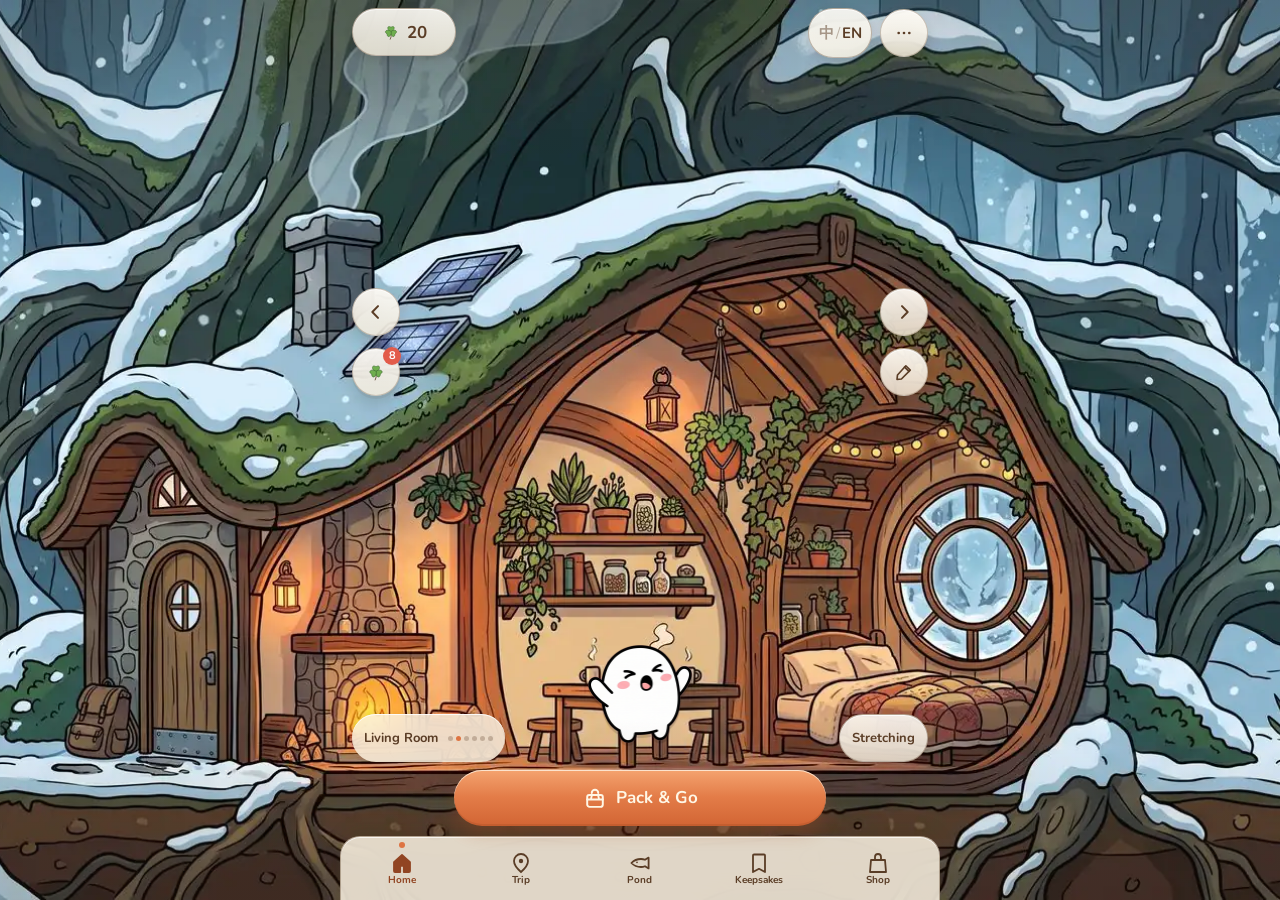
<file: index.html>
<!DOCTYPE html><html lang="zh-CN"><head><meta charset="utf-8"><meta name="viewport" content="width=device-width,initial-scale=1">
<script src="assets/i18n/i18n.js"></script><script src="assets/i18n/zh.js"></script><script src="assets/i18n/en.js"></script>
<meta name="google-adsense-account" content="ca-pub-5372826685368538">
<script async data-ad-client="ca-pub-5372826685368538" data-adbreak-test="on" src="https://pagead2.googlesyndication.com/pagead/js/adsbygoogle.js" crossorigin="anonymous"></script>
<script>window.adsbygoogle = window.adsbygoogle || []; var adBreak = adConfig = function(o) {adsbygoogle.push(o);}</script>
<script>/* 测试开关就是上面脚本的 data-adbreak-test="on"。删掉该属性即请求正式广告。 */window.AD_TEST=document.querySelector('script[data-ad-client]').getAttribute('data-adbreak-test')==='on';document.querySelector('script[data-ad-client]').onerror=function(){window.__adsFailed=true};</script>
<link rel="icon" href="data:,"><title data-i18n="app.title">团子去旅行</title>
<meta name="description" content="《团子去旅行》是一款在浏览器里慢慢过日子的休闲小游戏：陪团子起居、种菜、布置小屋、收拾行囊去旅行，收集明信片与朋友合照，还能在 3D 锦鲤池里喂鱼。" data-i18n-attr="content:meta.description">
<link rel="canonical" href="https://iamyours.github.io/">
<style>
:root{--ink:#3a2e24;--cream:#fbf4e2;--card:#fffaf0;--yel:#f3d77a;--gd:#4f7f3a}
*{box-sizing:border-box}body{margin:0;font-family:"PingFang SC","Noto Sans SC","Microsoft YaHei",sans-serif;background:#dfe8cc;color:var(--ink);display:flex;flex-direction:column;align-items:center;justify-content:center}
#app{width:min(760px,100vw);min-height:100vh;background:var(--cream);position:relative;overflow:hidden;box-shadow:0 0 0 2px var(--ink)}
header{display:flex;justify-content:space-between;align-items:center;flex-wrap:wrap;row-gap:6px;padding:8px 12px;background:linear-gradient(#a6cc7a,#8cbc63);border-bottom:2px solid var(--ink);font-weight:700;font-size:18px;gap:6px}header .header-left{display:inline-flex;align-items:center;gap:8px;white-space:nowrap}header .header-left .hb{font-size:13px;padding:2px 8px;box-shadow:0 2px 0 var(--ink)}@media (max-width:400px){header .header-right .pill{padding:3px 8px;font-size:14px}header .header-right .hb{padding:2px 8px!important}header .header-right{gap:3px}}@media (max-width:480px){html[data-lang="en"] header .header-right .pill{padding:3px 8px;font-size:14px}html[data-lang="en"] header .header-right .hb{padding:2px 8px!important}html[data-lang="en"] header .header-right{gap:3px}}header .header-right{display:inline-flex;align-items:center;flex-wrap:wrap;justify-content:flex-end;gap:4px}
.pill{background:var(--card);border:2px solid var(--ink);border-radius:20px;padding:3px 12px;font-size:15px}
button,a.hb,a.pondgo{font:inherit;cursor:pointer;background:var(--card);border:2px solid var(--ink);border-radius:14px;padding:7px 14px;box-shadow:0 3px 0 var(--ink);transition:transform .1s,box-shadow .1s;color:var(--ink);text-decoration:none}
a.hb,a.pondgo{display:inline-block}a.pondgo:active,a.hb:active{transform:translateY(3px);box-shadow:none}
button:active{transform:translateY(3px);box-shadow:none}button:disabled{opacity:.45;cursor:default}
.hb{padding:2px 10px;font-size:14px}
.scene{position:relative;width:100%;aspect-ratio:1600/893;border-bottom:2px solid var(--ink);overflow:hidden;background:#cfe0b8}
.layer{position:absolute;inset:0;opacity:0;transition:opacity .9s ease}.layer.show{opacity:1}
.layer>img.bg{position:absolute;inset:0;width:100%;height:100%;display:block}
.ov{position:absolute;pointer-events:none}
#fx{position:absolute;inset:0;width:100%;height:100%;pointer-events:none;z-index:6}
.tint{position:absolute;inset:0;pointer-events:none;mix-blend-mode:multiply;transition:background 2s;z-index:5}
.arrow{position:absolute;top:50%;transform:translateY(-50%);z-index:8;width:38px;height:38px;border-radius:50%;padding:0;font-size:18px;opacity:.85;background:#fffaf0d0}
.arrow.l{left:8px}.arrow.r{right:8px}.arrow:active{transform:translateY(calc(-50% + 3px))}
.roomname{position:absolute;left:50%;top:10px;transform:translateX(-50%);z-index:8;background:#fffaf0e0;border:2px solid var(--ink);border-radius:14px;padding:2px 12px;font-size:14px;font-weight:700;max-width:90%;overflow:hidden;text-overflow:ellipsis;white-space:nowrap}
nav{display:grid;grid-template-columns:repeat(7,1fr);gap:6px;padding:12px 10px}
nav button{padding:9px 1px;font-size:13px}nav button.on,.chips button.on{background:var(--yel)}
#pondframe{position:absolute;inset:0;width:100%;height:100%;border:0;z-index:9;background:#0b191e}
@media (max-width:760px),(max-height:520px){
 body.pond-tab{overflow:hidden}
 body.pond-tab #app{height:100dvh;min-height:0;display:flex;flex-direction:column}
 body.pond-tab header,body.pond-tab nav{flex:none}
 body.pond-tab .scene{aspect-ratio:auto;flex:1 1 auto;height:auto;min-height:220px}
 body.pond-tab nav{padding:8px 6px}
 body.pond-tab .panel{flex:none;max-height:18dvh;overflow:auto;padding-bottom:max(8px,env(safe-area-inset-bottom))}
}
@media (max-height:520px){
 body.pond-tab header{padding:4px 10px;font-size:16px}
 body.pond-tab nav{padding:4px 4px}
 body.pond-tab nav button{padding:6px 1px}
 body.pond-tab .panel{display:none}
}
.chips{display:flex;flex-wrap:wrap;gap:6px;margin:4px 0}.chips button{padding:4px 10px;font-size:13px;box-shadow:0 2px 0 var(--ink)}
.chips button .dot{display:inline-block;width:8px;height:8px;border-radius:50%;background:#e86a55;margin-left:4px;vertical-align:middle}
.panel{padding:2px 16px 24px}.card{background:var(--card);border:2px solid var(--ink);border-radius:16px;padding:12px;margin:8px 0}
.row{display:flex;gap:12px;align-items:center}.row img{width:96px;flex:none}
.grid{display:grid;grid-template-columns:repeat(3,1fr);gap:10px}.item{text-align:center;font-size:14px;cursor:pointer}.item .ic{font-size:30px}
.item.sel{background:#fbe9a8;box-shadow:inset 0 0 0 2px var(--gd)}h4{margin:12px 0 4px}
/* actor */
.actor{position:absolute;z-index:4;cursor:pointer}
.actor .bob{animation:bob 5s ease-in-out infinite}
.actor .blk{transform-origin:50% 100%;transition:transform .12s ease}
.actor .blk.blink{transform:scale(1.02,.94)}
.actor img{width:100%;display:block;transform-origin:50% 100%;animation:breath 4.2s ease-in-out infinite;filter:drop-shadow(0 3px 0 #0002)}
@keyframes breath{0%,100%{transform:scale(1,1)}50%{transform:scale(1.03,.965)}}
@keyframes bob{0%,100%{transform:translateY(0)}50%{transform:translateY(-2.5%)}}
.actor.read img{animation:breath 4.2s ease-in-out infinite,wob 3.6s ease-in-out infinite}
@keyframes wob{0%,80%,100%{rotate:0deg}86%{rotate:-2deg}92%{rotate:1.5deg}}
.actor.sleep .bob{animation:bob 6s ease-in-out infinite}.actor.sleep img{animation:breath 6s ease-in-out infinite}
.actor.wave img{animation:hop .5s ease-in-out 3}
@keyframes hop{50%{transform:translateY(-6%) scale(.98,1.03)}}
.walker{position:absolute;z-index:4;animation:walk 4s linear forwards}
.walker img{width:100%;animation:step .5s ease-in-out infinite}
@keyframes walk{to{transform:translateX(var(--dx));opacity:0}}
@keyframes step{50%{transform:translateY(-4%) rotate(2deg)}}
.zzz{position:absolute;font-weight:700;color:#fff;-webkit-text-stroke:1px var(--ink);font-size:clamp(12px,2.6vw,22px);animation:zz 4s ease-out infinite;opacity:0;z-index:5}
@keyframes zz{0%{transform:translate(0,0) scale(.6);opacity:0}25%{opacity:1}100%{transform:translate(30%,-180%) scale(1.2);opacity:0}}
.leaf{position:absolute;top:-4%;width:1.6%;aspect-ratio:3/2;border:1.5px solid var(--ink);border-radius:0 80% 0 80%;animation:fall linear infinite;z-index:5}
@keyframes fall{0%{transform:translate(0,0) rotate(0)}50%{transform:translate(4vw,25vw) rotate(180deg)}100%{transform:translate(-1vw,60vw) rotate(360deg)}}
.steam{width:1.4%;height:6%;border-left:3px solid #fff;border-radius:50%;opacity:0;animation:st 3.2s ease-out infinite;filter:blur(.4px);z-index:3}
@keyframes st{0%{transform:translateY(0) scaleX(1);opacity:0}30%{opacity:.85}100%{transform:translateY(-130%) scaleX(-1);opacity:0}}
.glow{border-radius:50%;background:radial-gradient(#ffe7a0cc,#ffd47a55 40%,transparent 70%);mix-blend-mode:screen;animation:flick 5s ease-in-out infinite;z-index:3}
@keyframes flick{0%,100%{opacity:.75;transform:scale(1)}40%{opacity:.95;transform:scale(1.04)}55%{opacity:.7}70%{opacity:.9}}
.beam{background:linear-gradient(115deg,#fff6c000,#fff6c066,#fff6c000);mix-blend-mode:screen;animation:beam 6s ease-in-out infinite;z-index:3}
@keyframes beam{50%{opacity:.4}}
.twinkle{width:1.2%;aspect-ratio:1;border-radius:50%;background:#ffe9a0;box-shadow:0 0 8px 3px #ffe08a;animation:tw 3s ease-in-out infinite;z-index:3}
@keyframes tw{50%{opacity:.35}}
.ripple{border:2px solid #ffffffb0;border-radius:50%;animation:rip 4.5s ease-out infinite;opacity:0;z-index:3}
@keyframes rip{0%{transform:scale(.2);opacity:.9}100%{transform:scale(1.6);opacity:0}}
.float{width:1.4%;aspect-ratio:1;border-radius:50%;background:linear-gradient(#e8574a 50%,#fff 50%);border:2px solid var(--ink);animation:fl 3s ease-in-out infinite;z-index:3}
@keyframes fl{50%{transform:translateY(25%)}}
.fern{width:22%;transform-origin:50% 100%;animation:sway 6s ease-in-out infinite;z-index:7;opacity:.95}
@keyframes sway{0%,100%{rotate:-2deg}50%{rotate:2.5deg}}
.trace{font-size:clamp(14px,3vw,26px);z-index:3;filter:drop-shadow(0 2px 0 #0003)}
.note{position:absolute;left:55.5%;top:65%;width:10%;min-height:19%;display:flex;flex-direction:column;justify-content:center;background:#fffaf0;border:2px solid var(--ink);border-radius:8px;padding:4px;font-size:clamp(9px,1.6vw,13px);text-align:center;rotate:-4deg;box-shadow:2px 3px 0 #0003;line-height:1.3;z-index:3}
.clover{position:absolute;width:48px;height:48px;cursor:pointer;z-index:2;transition:transform .2s;animation:csw 3s ease-in-out infinite;transform-origin:50% 100%}
.clover:hover{transform:scale(1.18)}.clover.gone{opacity:0;pointer-events:none}@keyframes csw{50%{rotate:6deg}}
.hot{position:absolute;cursor:pointer;z-index:2}
.badge{position:absolute;background:#e86a55;color:#fff;border:2px solid var(--ink);border-radius:12px;padding:0 7px;font-size:13px;font-weight:700;animation:bobb 1.6s ease-in-out infinite;pointer-events:none;z-index:8;white-space:nowrap}
@keyframes bobb{50%{transform:translateY(-4px)}}
.toast{position:absolute;left:50%;top:70px;transform:translateX(-50%);background:var(--card);border:2px solid var(--ink);border-radius:14px;padding:8px 16px;z-index:20;animation:pop 2.6s forwards;max-width:calc(100% - 24px);white-space:normal;text-align:center}
@keyframes pop{0%{opacity:0;transform:translate(-50%,10px)}10%,85%{opacity:1;transform:translate(-50%,0)}100%{opacity:0}}
.modal{position:fixed;inset:0;background:#2a20184d;display:flex;align-items:center;justify-content:center;z-index:30}
.modal .card{width:92%;max-width:520px;text-align:center}.pc img{width:100%;aspect-ratio:4/3;object-fit:cover;border:2px solid var(--ink);border-radius:10px;display:block}
.album .card{padding:8px;cursor:pointer}.album small{display:block;margin-top:4px}small{color:#7a6a58}.item small{overflow-wrap:anywhere}.plot{min-width:0}.plot select{max-width:100%}.note{overflow-wrap:break-word;word-break:break-word}html[data-lang="en"] nav button{font-size:12px;padding:9px 0}html[data-lang="en"] .note{font-size:clamp(8px,1.3vw,11px);width:11%}
@media (prefers-reduced-motion:reduce){*,*::before,*::after{animation:none!important;transition:none!important}}
</head><body><div id="app">

.emo{display:flex;align-items:flex-end;justify-content:center;line-height:1;font-size:calc(var(--w,6)*min(7.6px,1vw)*.9);filter:drop-shadow(0 2px 0 #0003)}
.vis{position:absolute;z-index:4;pointer-events:none}.vis .bob{animation:bob 4.6s ease-in-out infinite}.vis img,.vis .emo{width:100%;display:block;transform-origin:50% 100%;animation:breath 3.8s ease-in-out infinite}
.heart{position:absolute;z-index:5;font-size:clamp(10px,2vw,16px);animation:zz 3.5s ease-out infinite;opacity:0}
.deco{position:absolute;z-index:3;transform-origin:50% 100%}.deco img{width:100%;display:block;filter:drop-shadow(0 3px 0 #0002)}
.edit .deco{outline:3px dashed #e86a55;outline-offset:4px;cursor:grab;touch-action:none;z-index:9}.edit .deco.sel{outline-color:#4f7f3a;outline-style:dashed}
.planter{position:absolute;z-index:3;height:5%;background:#9b6a45;border:2px solid var(--ink);border-radius:6px 6px 10px 10px}
.crop{position:absolute;z-index:4;transform-origin:50% 100%;animation:csw 5s ease-in-out infinite}.crop img{width:100%;display:block}
.crop.ready::after{content:'✨';position:absolute;right:-20%;top:-10%;font-size:clamp(10px,2vw,16px);animation:tw 2s infinite}
.book{background:#fffdf5;border:2px solid var(--ink);border-radius:6px 16px 16px 6px;padding:16px 18px 18px 26px;position:relative;min-height:240px;box-shadow:inset 10px 0 0 #efe2c4,3px 4px 0 #0002;background-image:repeating-linear-gradient(#fffdf5 0 27px,#eadfc6 27px 28px)}
.book h3{margin:0 0 6px;font-size:17px}.book p{margin:0;line-height:28px}.book .doodle{position:absolute;right:12px;bottom:10px;width:70px;opacity:.9}
.tabs{display:flex;gap:6px;margin:6px 0}.tabs button{padding:4px 12px;font-size:14px;box-shadow:0 2px 0 var(--ink)}.tabs button.on{background:var(--yel)}
.lock{display:flex;align-items:center;justify-content:center;aspect-ratio:4/3;background:#efe6d2;border:2px dashed #b9a98c;border-radius:10px;font-size:28px;color:#b9a98c}
.ph{aspect-ratio:4/3;border-radius:10px;border:2px solid var(--ink);display:flex;flex-direction:column;align-items:center;justify-content:center;font-size:clamp(30px,8vw,64px);position:relative;overflow:hidden}
.ph span{font-size:14px;margin-top:6px;background:#fffaf0cc;border-radius:8px;padding:1px 8px}
.photo{position:relative;aspect-ratio:16/9;border:2px solid var(--ink);border-radius:10px;overflow:hidden;background:#cfe0b8}.photo>img.bg{position:absolute;inset:0;width:100%;height:100%;object-fit:cover}
.stars{color:#e0a43a;font-size:12px}.tag{display:inline-block;background:#e9f2dc;border:1.5px solid var(--ink);border-radius:8px;padding:0 6px;font-size:12px;margin-left:4px}
.letter{background:#fffdf5;border:2px solid var(--ink);border-radius:14px;padding:16px;text-align:left;line-height:1.8;background-image:repeating-linear-gradient(#fffdf5 0 29px,#eadfc6 29px 30px)}
.dbg{position:fixed;right:6px;bottom:6px;z-index:40;background:#fffaf0;border:2px solid var(--ink);border-radius:12px;padding:6px;display:flex;flex-wrap:wrap;gap:4px;max-width:300px;font-size:12px}.dbg button{padding:2px 6px;font-size:12px;box-shadow:none}
.plot{display:flex;flex-direction:column;align-items:center;gap:4px}.bar{height:6px;width:100%;background:#eadfc6;border-radius:4px;overflow:hidden}.bar i{display:block;height:100%;background:#7fae55}
/* POND_FULLSCREEN_V3 */
body.pond-full{overflow:hidden}
body.pond-full #scene,#scene:fullscreen,#scene:-webkit-full-screen{position:fixed!important;inset:0!important;width:100vw!important;height:100vh!important;height:100dvh!important;max-height:none!important;aspect-ratio:auto!important;border:0!important;z-index:100!important;background:#0b191e}
#pond-exit-fs{display:none;position:absolute;z-index:25;padding:8px 14px;font-weight:700;font-size:14px;align-items:center;justify-content:center;border-radius:14px}
body.pond-full #pond-exit-fs{display:inline-flex}
/* KOI_LOADING_V3 */
#pond-loading{position:absolute;inset:0;z-index:16;background:var(--cream);color:var(--ink);display:flex;flex-direction:column;align-items:center;justify-content:center;gap:10px;font-weight:700;font-size:15px;transition:opacity .35s ease}
#pond-loading.hide{opacity:0;pointer-events:none}
#pond-loading .pl-card{background:var(--card);border:2px solid var(--ink);border-radius:18px;padding:16px 24px;box-shadow:0 4px 0 var(--ink);display:flex;flex-direction:column;align-items:center;gap:8px}
#pond-loading .pl-blob{width:46px;height:38px;background:#f6e2c4;border:2.5px solid var(--ink);border-radius:50% 50% 46% 46%;position:relative;animation:plhop .85s ease-in-out infinite}
#pond-loading .pl-blob::before,#pond-loading .pl-blob::after{content:'';position:absolute;top:14px;width:5px;height:5px;border-radius:50%;background:var(--ink)}
#pond-loading .pl-blob::before{left:12px}#pond-loading .pl-blob::after{right:12px}
#pond-loading .pl-leaf{font-size:18px;line-height:1;margin-bottom:-6px;animation:plspin 2.4s linear infinite}
@keyframes plhop{0%,100%{transform:translateY(0) scale(1,1)}50%{transform:translateY(-7px) scale(.96,1.05)}}
@keyframes plspin{0%{transform:rotate(-10deg)}50%{transform:rotate(12deg)}100%{transform:rotate(-10deg)}}
/* about & footer: static crawlable content outside #app */
#about-game{width:min(760px,100vw);background:var(--cream);color:var(--ink);padding:28px 22px 32px;border-top:2px solid var(--ink);box-shadow:0 0 0 2px var(--ink);font-size:16px;line-height:1.85}
#about-game h2{font-size:23px;line-height:1.35;margin:0 0 12px}
#about-game h3{font-size:18px;line-height:1.4;margin:22px 0 8px}
#about-game p{margin:0 0 12px}
#about-game ul,#about-game ol{margin:8px 0 14px;padding-left:1.4em}
#about-game li{margin:4px 0}
#about-game a,.site-footer a{color:var(--gd);text-underline-offset:2px}
#about-game a:hover,.site-footer a:hover{color:var(--ink)}
.site-footer{width:min(760px,100vw);background:var(--cream);color:var(--ink);border-top:2px solid var(--ink);box-shadow:0 0 0 2px var(--ink);padding:16px 20px max(20px,env(safe-area-inset-bottom));display:flex;flex-wrap:wrap;align-items:center;justify-content:center;gap:6px 14px;font-size:14px;line-height:1.6;text-align:center}
.site-footer .sep{opacity:.45}
body.pond-tab #about-game,body.pond-tab .site-footer,body.pond-full #about-game,body.pond-full .site-footer{display:none!important}
@media (max-width:480px){#about-game{padding:22px 16px 28px;font-size:15px;line-height:1.8}#about-game h2{font-size:21px}#about-game h3{font-size:17px;margin-top:18px}.site-footer{padding:14px 14px max(18px,env(safe-area-inset-bottom));gap:6px 10px;font-size:13px}}
</style><link rel="stylesheet" href="assets/shell.css"></head><body><div id="app">
<header class="topbar">
  <div class="glass pill clover-pill" id="clover-pill"><span class="svgico" id="clover-ico"></span><b id="cl">0</b></div>
  <div class="top-right">
    <span class="glass pill lang" data-i18n-switch="lang-btn"></span>
    <button type="button" class="glass round" id="more"></button>
  </div>
</header>
<div class="side side-l" id="side-l">
  <button type="button" class="glass round" id="room-prev"></button>
  <button type="button" class="glass round" id="collect"><span class="count" id="collect-n">0</span></button>
</div>
<div class="side side-r" id="side-r">
  <button type="button" class="glass round" id="room-next"></button>
  <button type="button" class="glass round" id="decorate"></button>
  <button type="button" class="glass round" id="share"></button>
</div>
<div class="scene" id="scene"><canvas id="fx"></canvas><div class="tint" id="tint"></div><div class="edge-shade" id="shade"></div></div>
<div id="decobar"></div>
<div id="stage"></div>
<div class="dock">
  <div class="edge-pills" id="edge-pills">
    <button type="button" class="glass mini" id="room-pill"><span id="room-name"></span><span class="dots" id="room-dots"></span></button>
    <button type="button" class="glass mini harvest-chip" id="harvest-all" hidden></button>
    <div class="glass mini" id="status-pill"><span id="st-name"></span></div>
  </div>
  <p id="cta-reason" class="glass" hidden></p>
  <button type="button" class="cta" id="cta"><span class="svgico" id="cta-ico"></span><span id="cta-copy"></span></button>
  <nav class="tabbar" id="tabbar">
    <button type="button" data-t="home"><svg viewBox="0 0 24 24" aria-hidden="true"><path d="M4 11.2 12 4l8 7.2V20a1 1 0 0 1-1 1h-5.2v-6.2H10.2V21H5a1 1 0 0 1-1-1z" fill="none" stroke="currentColor" stroke-width="1.8" stroke-linejoin="round"/></svg><span class="zh">家</span><span class="en">Home</span></button>
    <button type="button" data-t="trip"><svg viewBox="0 0 24 24" aria-hidden="true"><path d="M12 21s7-6.1 7-11a7 7 0 1 0-14 0c0 4.9 7 11 7 11z" fill="none" stroke="currentColor" stroke-width="1.8"/><circle cx="12" cy="10" r="2.2" fill="currentColor"/></svg><span class="zh">出行</span><span class="en">Trip</span></button>
    <button type="button" data-t="pond"><svg viewBox="0 0 24 24" aria-hidden="true"><path d="M3.4 12c2.8-3 6-4 9.6-4 1.5 0 2.9.3 4 .8L20.6 6.6v10.8l-3.6-2.2c-1.1.5-2.5.8-4 .8-3.6 0-6.8-1-9.6-4Z" fill="none" stroke="currentColor" stroke-width="1.8" stroke-linejoin="round"/><circle cx="9" cy="11.3" r=".85" fill="currentColor"/></svg><span class="zh">池塘</span><span class="en">Pond</span></button>
    <button type="button" data-t="keeps"><svg viewBox="0 0 24 24" aria-hidden="true"><path d="M7 3.5h10a1 1 0 0 1 1 1V21l-6-3.2L6 21V4.5a1 1 0 0 1 1-1z" fill="none" stroke="currentColor" stroke-width="1.8" stroke-linejoin="round"/></svg><span class="zh">收藏</span><span class="en">Keepsakes</span><i class="dot" hidden></i></button>
    <button type="button" data-t="shop"><svg viewBox="0 0 24 24" aria-hidden="true"><path d="M5 9h14l1 12H4L5 9Z M9 9V6a3 3 0 0 1 6 0v3" fill="none" stroke="currentColor" stroke-width="1.8" stroke-linejoin="round"/></svg><span class="zh">商店</span><span class="en">Shop</span></button>
  </nav>
</div>
<div class="glass pop" id="pop" hidden></div>
<div id="sheet"><div class="mask" id="mask"></div><div class="sheet" id="sheet-card"><div class="grab" id="grab"></div><div id="sheet-body"></div></div></div>
</div>
<section id="about-game" aria-labelledby="about-title">
<h2 id="about-title" data-i18n="about.heading">关于《团子去旅行》</h2>
<p data-i18n="about.intro">《团子去旅行》是一款在浏览器里慢慢过日子的静态小游戏。小团子会按作息睡觉、煮饭、浇花、钓鱼、看书，雨天撑伞；点一点它，它会向你挥手。</p>
<h3 data-i18n="about.timeTitle">时间、季节与天气</h3>
<p data-i18n="about.time">时钟采用真实的 Asia/Shanghai 时间，右上角显示时刻、季节与天气；默认 ×1 速度，可切到 ×10、×60。春 3–5 月、夏 6–8 月、秋 9–11 月、冬 12–2 月，晴、雨、雪会改变窗外景色与团子的活动。</p>
<h3 data-i18n="about.homeTitle">房间、菜园与商店</h3>
<p data-i18n="about.tabs">底部有五个标签：家、出行、池塘、收藏和商店。家里可左右滑动切换房间；庭院里的三叶草大约十分钟长回来，偶尔有幸运四叶草。</p>
<p data-i18n="about.garden">阳台的四个花盆可种罗勒、番茄、胡萝卜和草莓，作物按真实时间生长。收成能在厨房做成番茄罗勒便当、胡萝卜饭团盒或草莓果酱面包。商店出售食物、种子、护身符和家具，护身符会影响旅行方向或带回的三叶草。</p>
<h3 data-i18n="about.travelTitle">行囊、旅行与朋友</h3>
<p data-i18n="about.travel">在出行页选一份已有的食物，也可以带一个护符，然后点「就这样出发」。新存档的首次旅行只要五分钟，之后的旅程约 1–6 小时。团子回家后可以开箱收下明信片、纪念品和三叶草。</p>
<h3 data-i18n="about.diaryTitle">日记、相册与存档</h3>
<p data-i18n="about.diary">日记记录每天的小事，相册收藏去过的地点、明信片和合照。进度只保存在当前浏览器的 localStorage 里：刷新不丢，换设备或清除数据会重新开始，也不同步到服务器。</p>
<h3 data-i18n="about.moreTitle">3D 锦鲤池、广告与本站</h3>
<p data-i18n="about.koi">点开「池塘」标签，可在画面中看 3D 锦鲤池 /koi/。它由 three.js 构建，有游动的锦鲤、可拖动的视角、白天/黄昏/夜晚光线和投喂互动，手机上也能全屏观看。</p>
<p data-i18n="about.ads">三叶草不够时，商店会提供自愿观看的奖励广告，每天最多五次；没有横幅广告，也没有自动播放的广告。</p>
<p data-i18n="about.site">整个游戏是一张静态 HTML 页面，无需安装或构建，美术由手绘与 AI 辅助完成，源码公开在 GitHub 上。</p>
<p data-i18n-html="about.gallery">另一个 3D 画廊 <a href="/3d/">/3d/</a> 用同一个提示词，比较不同 AI 模型搭建的 three.js 场景。</p>
<h3 data-i18n="about.howToTitle">怎么玩</h3>
<ol>
<li data-i18n="about.howTo1">看看团子此刻在做什么；点它会挥手。</li>
<li data-i18n="about.howTo2">去庭院收集三叶草，在商店买食物和种子。</li>
<li data-i18n="about.howTo3">在阳台播种，回来收获；厨房能把收成做成便当。</li>
<li data-i18n="about.howTo4">去行囊挑食物和护身符，等团子出发。</li>
<li data-i18n="about.howTo5">回家后读信箱，把明信片收进相册，再去池塘喂锦鲤。</li>
<li data-i18n="about.howTo6">用日记回看每天的小事；进度只保存在当前浏览器。</li>
</ol>
</section>
<footer class="site-footer">
<a href="/about/" data-i18n="footer.about">关于</a><span class="sep" aria-hidden="true">·</span>
<a href="/contact/" data-i18n="footer.contact">联系</a><span class="sep" aria-hidden="true">·</span>
<a href="/privacy/" data-i18n="footer.privacy">隐私政策</a><span class="sep" aria-hidden="true">·</span>
<a href="/terms/" data-i18n="footer.terms">使用条款</a><span class="sep" aria-hidden="true">·</span>
<a href="https://github.com/iamyours" data-i18n="footer.github">GitHub</a><span class="sep" aria-hidden="true">·</span>
<span data-i18n="footer.copyright">© 2026 iamyours</span>
</footer>
<script src="assets/scene-fit.js"></script><script src="assets/game-logic.js"></script>
<script>const HAVE=new Set(["bg_balcony.jpg", "bg_kitchen.jpg", "bg_living_autumn.jpg", "bg_living_spring.jpg", "bg_living_winter.jpg", "bg_pond.jpg", "bg_rain.jpg", "bg_reading.jpg", "blob_home.png", "blob_walk.png", "c_basil.png", "c_basket.png", "c_bento.png", "c_carrot.png", "c_jam.png", "c_seed.png", "c_sprout.png", "c_strawberry.png", "c_tomato.png", "f_cushion.png", "f_hanging.png", "f_lamp.png", "f_monstera.png", "f_painting.png", "f_radio.png", "f_rocker.png", "f_rug.png", "f_shelf.png", "garden.jpg", "home.jpg", "home_empty.jpg", "p_fish.png", "p_lantern.png", "p_read.png", "p_rest.png", "p_sleep.png", "p_stir.png", "p_stretch.png", "p_tea.png", "p_umbrella.png", "p_walkside.png", "p_water.png", "p_wave.png", "pc_camper.jpg", "pc_dome.jpg", "pc_field.jpg", "pc_lighthouse.jpg", "pc_market.jpg", "pc_pond.jpg", "pc_snow.jpg", "pc_train.jpg", "pc_village.jpg", "v_cat.png", "v_chick.png", "v_fox.png", "v_frog.png", "v_hedgehog.png", "v_rabbit.png","opt/bg_balcony.webp","opt/bg_kitchen.webp","opt/bg_living_autumn.webp","opt/bg_living_spring.webp","opt/bg_living_winter.webp","opt/bg_pond.webp","opt/bg_rain.webp","opt/bg_reading.webp","opt/garden.webp","opt/home.webp","opt/home_empty.webp"]);
const K3='cozy-tabi-v3',K2='cozy-tabi-v2',A='assets/',Q=new URLSearchParams(location.search),DEBUG=Q.has('debug');
const RM=matchMedia('(prefers-reduced-motion: reduce)').matches;
const MIN=6e4,HR=36e5,OFFLINE_CAP=72*HR;
const rnd=(a,b)=>a+Math.random()*(b-a),pick=a=>a[Math.floor(Math.random()*a.length)];
function hash(n){n=Math.imul(n^0x9e3779b9,0x85ebca6b);n^=n>>>13;n=Math.imul(n,0xc2b2ae35);return (n^n>>>16)>>>0}
// ---------- time (Asia/Shanghai) ----------
const FMT=new Intl.DateTimeFormat('en-CA',{timeZone:'Asia/Shanghai',year:'numeric',month:'2-digit',day:'2-digit',hour:'2-digit',minute:'2-digit',hourCycle:'h23'});
function sh(t){const p={};for(const x of FMT.formatToParts(t))p[x.type]=x.value;return{day:`${p.year}-${p.month}-${p.day}`,m:+p.month,d:+p.day,h:+p.hour+ +p.minute/60}}
let dbgHour=Q.has('hour')?+Q.get('hour'):null,dbgRain=Q.has('rain')?Q.get('rain'):null,dbgSeason=Q.get('season'),dbgAct=Q.get('act');
const hourAt=t=>dbgHour!=null?dbgHour:sh(t).h;
const dayNum=day=>{const[y,m,d]=day.split('-').map(Number);return y*400+m*32+d};
function seasonAt(t){if(dbgSeason)return dbgSeason;const m=sh(t).m;return m>=3&&m<=5?'spring':m<=8&&m>=6?'summer':m>=9&&m<=11?'autumn':'winter'}
const SEASONS={spring:{n:'春',pal:['#f6c1cc','#fbd9e0','#f3a9b9','#fff0f3'],kind:'petal'},summer:{n:'夏',pal:['#9cc867','#c9d97a','#7fb556','#b5d67a'],kind:'leaf'},autumn:{n:'秋',pal:['#e59156','#f0c766','#d0643f','#c98a3a'],kind:'leaf'},winter:{n:'冬',pal:['#fff'],kind:'snow'}};
function weatherAt(t){const s=seasonAt(t),dn=dayNum(sh(t).day);if(dbgRain!=null)return dbgRain=='1'?(s=='winter'?'snow':'rain'):'sun';const r=hash(dn*7)%100;if(s=='winter')return r<30?'snow':'sun';return r<25?'rain':'sun'}
const WN={sun:'晴',rain:'雨',snow:'雪'};
// ---------- data ----------
const FOODS=[{id:'bun',n:'艾草团子',ic:'🍡',p:5,dur:[1,2],tags:[]},{id:'onigiri',n:'海苔饭团',ic:'🍙',p:12,dur:[1.5,3],tags:[]},{id:'bento',n:'森林便当',ic:'🍱',p:25,dur:[3,6],tags:['far']},
 {id:'vbento',n:'番茄罗勒便当',ic:'🍱',img:'c_bento',cook:{basil:1,tomato:1},dur:[2,4],tags:['town'],d:'想去热闹的地方'},{id:'cbento',n:'胡萝卜饭团盒',ic:'🥕',img:'c_basket',cook:{carrot:2},dur:[2,4],tags:['forest'],d:'想去森林深处'},{id:'jam',n:'草莓果酱面包',ic:'🍓',img:'c_jam',cook:{strawberry:2},dur:[3,6],tags:['rare'],d:'说不定会去很特别的地方'}];
const CHARMS=[{id:'acorn',n:'橡果护符',ic:'🌰',p:15,d:'更容易去森林'},{id:'bell',n:'小铃铛',ic:'🔔',p:20,d:'带回更多三叶草'},{id:'shell',n:'蓝贝壳',ic:'🐚',p:30,d:'更容易去远方'}];
const CROPS=[{id:'basil',n:'罗勒',ic:'🌿',p:4,h:1},{id:'tomato',n:'番茄',ic:'🍅',p:8,h:3},{id:'carrot',n:'胡萝卜',ic:'🥕',p:6,h:2},{id:'strawberry',n:'草莓',ic:'🍓',p:10,h:4}];
const FURN=[{id:'rug',n:'圆地毯',ic:'🧶',p:20,w:14},{id:'shelf',n:'小书架',ic:'📚',p:35,w:8},{id:'monstera',n:'龟背竹',ic:'🪴',p:25,w:7},{id:'painting',n:'森林挂画',ic:'🖼️',p:30,sv:1,w:6},{id:'lamp',n:'灯笼落地灯',ic:'🏮',p:28,w:5},{id:'rocker',n:'摇椅',ic:'🪑',p:45,w:8},{id:'radio',n:'老收音机',ic:'📻',p:30,sv:1,w:5},{id:'hanging',n:'吊兰',ic:'🌿',p:18,w:5},{id:'cushion',n:'软坐垫',ic:'🛋️',p:15,w:5.5}];
const VIS=[{id:'cat',n:'小白猫',ic:'🐈',gift:'🧶 毛线球'},{id:'chick',n:'小黄鸡',ic:'🐤',gift:'🌼 小黄花'},{id:'hedgehog',n:'小刺猬',ic:'🦔',gift:'🍎 小苹果'},{id:'rabbit',n:'灰兔子',ic:'🐇',gift:'🍀 四叶草书签'},{id:'frog',n:'戴帽子的青蛙',ic:'🐸',gift:'🍃 荷叶伞'},{id:'fox',n:'小狐狸',ic:'🦊',gift:'🍂 红叶'}];
const PHOTO_AT=3;
const PLACES=[
 {id:'xiaotuan',n:'小团的池塘',r:1,w:28,tags:['town','forest'],ic:'🐟',c:'#8ecfc8',pond:true,pc:'pc_pond',notes:['池边的石头暖暖的，锦鲤游得好慢，我看了它们好久。','我把一点食物轻轻抛进水里，锦鲤都围了过来。','又来到小团的池塘，水面闪闪的，它们好像还记得我。']},
 {id:'train',n:'被藤蔓覆盖的旧车厢',r:1,tags:['forest'],ic:'🚃',c:'#f2d6a6',notes:['车厢里长满了蕨类，我在红色座椅上晒了一下午太阳。','又来到了旧车厢，座椅上多了一只打盹的小鸟。','站长爷爷说，这列车很久以前会开到海边。下次想去看看海。']},
 {id:'camper',n:'森林里的露营车',r:1,tags:['forest'],ic:'🚐',c:'#cfe6d8',notes:['在露营车里弹了吉他，听了一整夜虫鸣。','露营车的主人回来了，请我喝了热可可。','我们约好了，下次一起在车顶看流星。']},
 {id:'village',n:'树荫下的小镇',r:1,tags:['town'],ic:'🏘️',c:'#f3dcc8',notes:['小镇的房顶都长着青苔，面包店老板送了我一块面包。','面包店老板记得我啦，多给了我一个牛角包。','我帮面包店贴了新海报，上面画着我。']},
 {id:'market',n:'清晨的早市',r:1,tags:['town'],ic:'🧺',c:'#f6e2b3',notes:['早市好热闹，买了一小袋种子。','卖花的奶奶教我怎么给番茄搭架子。','奶奶说我的番茄种得真好，送了我一束花。']},
 {id:'field',n:'风吹过的花田',r:1,tags:['town'],ic:'🌻',c:'#f4e7a1',notes:['在花田里躺了很久，云走得好慢。','花田里有一架旧风车，吱呀吱呀地转。','风车小屋的门开着，里面有一封写给旅人的信。']},
 {id:'dome',n:'丛林玻璃温室',r:2,tags:['far'],ic:'🌴',c:'#bfe0c9',notes:['玻璃穹顶下有好多从没见过的大叶子！','温室里的大花终于开了，香香的。','园丁说这朵花十年才开一次，我好幸运。']},
 {id:'lighthouse',n:'海边的灯塔',r:2,tags:['far'],ic:'🗼',c:'#bcdcec',notes:['第一次看到大海！灯塔在傍晚亮了起来。','守塔人请我帮忙擦灯罩，亮晶晶的。','在灯塔顶上看到了整片星空和海。']},
 {id:'mushroom',n:'蘑菇森林',r:2,tags:['forest'],ic:'🍄',c:'#e8d3b5',notes:['这里的蘑菇比我还高，像撑开的小伞。','夜里蘑菇会发出淡淡的光。','蘑菇森林的小精灵送了我一颗会发光的孢子。']},
 {id:'waterfall',n:'山谷瀑布',r:2,tags:['forest','far'],ic:'💧',c:'#cde7e6',notes:['瀑布的水雾里出现了小彩虹。','在瀑布边的石头上发现了青蛙的帽子。','原来那顶帽子是青蛙小哥落下的，我们成了朋友。']},
 {id:'starfield',n:'山顶星空观测台',r:3,tags:['far','rare'],ic:'🌌',c:'#3d4a78',notes:['夜空好近，好像伸手就能摸到星星。','观测台的老爷爷让我看了土星的光环。','我找到了一颗没有名字的小星星，叫它“团子星”。']},
 {id:'sakura',n:'樱花小路',r:3,season:'spring',tags:['rare'],ic:'🌸',c:'#f8d5dc',notes:['樱花像雪一样落下来，春天限定的风景。','又是樱花季，小路尽头多了一个茶摊。','在樱花树下喝了一杯樱花茶。']},
 {id:'snow',n:'雪山小木屋',r:3,season:'winter',tags:['far','rare'],ic:'🏔️',c:'#e3edf5',notes:['到处都是雪，小木屋的烟囱冒着烟，冬天限定的风景。','和小木屋的主人一起堆了雪人。','雪人还在，戴上了我送的围巾。']}];
const SOUV=['🍄 小蘑菇','🪶 羽毛','🌸 干花','🪨 圆石头','🎐 风铃','🍯 蜂蜜罐','🌰 橡果帽','🐚 小贝壳','⭐ 星星糖'];
const SPOTS=[[13,66],[21,72],[29,64],[37,70],[45,63],[17,80],[33,79],[49,76]],REGROW=10*MIN;
const ROOMS=[{id:'garden',n:'庭院',bg:'garden'},{id:'living',n:'客厅'},{id:'reading',n:'读书角',bg:'bg_reading'},{id:'kitchen',n:'厨房',bg:'bg_kitchen'},{id:'balcony',n:'阳台',bg:'bg_balcony'},{id:'porch',n:'门廊',bg:'bg_rain'}];
const ACTS={
 sleep:{room:'living',img:'p_sleep',x:33.5,b:20,w:10.5,cls:'sleep',t:'在被窝里呼呼大睡 💤',d:'睡了一个香香的觉'},
 stretch:{room:'living',img:'p_stretch',x:40,b:11,w:9,t:'起床伸了个大大的懒腰',d:'早上伸了个大懒腰'},
 tea:{room:'living',img:'blob_home',x:57,b:17.25,w:6.125,t:'坐在桌边慢慢喝茶 🍵',d:'下午慢慢喝了一壶茶'},
 stir:{room:'kitchen',img:'p_stir',x:18,b:12,w:12,t:'在厨房煮早饭，咕嘟咕嘟',d:'早饭煮了一锅粥'},
 water:{room:'balcony',img:'p_water',x:20,b:34,w:9,t:'在阳台给小花浇水 🌱',d:'给阳台的花浇了水'},
 rest:{room:'balcony',img:'p_rest',x:22,b:47,w:8,t:'坐在长椅上发呆，吹吹风',d:'在长椅上发了好久的呆'},
 lantern:{room:'balcony',img:'p_lantern',x:22,b:34,w:9,t:'提着小灯笼看星星 ✨',d:'晚上提着灯笼看星星'},
 fish:{room:'pond',img:'p_fish',x:55,b:21,w:10,t:'在池塘边钓鱼，静静地等',d:'在池塘边钓了一会儿鱼'},
 read:{room:'reading',img:'p_read',x:59,b:29,w:11,cls:'read',t:'窝在扶手椅里看书 📖',d:'窝在扶手椅里看完了半本书'},
 doze:{room:'reading',img:'p_rest',x:59,b:29,w:11,cls:'sleep',t:'看着看着就打起了瞌睡',d:'看书看到打瞌睡'},
 umbrella:{room:'porch',img:'p_umbrella',x:32,b:22,w:11,t:'撑着伞在门廊外听雨 ☔',d:'撑着伞听了好久的雨'},
};
const SCHED=[[0,6,['sleep']],[6,8,['stretch']],[8,10,['stir','stir','stretch']],[10,12,['water','fish']],[12,14,['fish','rest']],[14,16,['tea','tea','rest']],[16,18,['water','fish','tea']],[18,20,['read','lantern']],[20,22,['read','lantern','doze']],[22,24,['doze','sleep']]];
// seasonal living room layouts (filled for each background); default = summer home_empty
const LIVING={summer:{bg:'home_empty',blanket:true,steam:[52.4,62.5],tea:{img:'blob_home',x:50,b:16,w:7}},
 spring:{bg:'bg_living_spring',steam:[52.5,66],sleep:{x:25,b:22,w:10},tea:{img:'p_tea',x:48,b:14,w:8},stretch:{x:40,b:14,w:7.5},bag:{x:70,b:14}},
 autumn:{bg:'bg_living_autumn',steam:[51,63],sleep:{x:26,b:25,w:10},tea:{img:'p_tea',x:42,b:16,w:8},stretch:{x:37,b:16,w:7},bag:{x:62,b:16}},
 winter:{bg:'bg_living_winter',steam:[52.5,67],sleep:{x:63,b:24,w:10},tea:{img:'p_tea',x:48,b:16,w:8},stretch:{x:50,b:17.5,w:6.5},bag:{x:28,b:16}}};
function livingCfg(t){const s=seasonAt(t),k='bg_living_'+s;if(s!='summer'&&HAVE.has(k+'.jpg'))return LIVING[s];return LIVING.summer}
function souvLabel(s){return I18N.has("souv."+s)?I18N.t("souv."+s):s}
function souvName(s){const l=souvLabel(s),i=l.indexOf(" ");return i>=0?l.slice(i+1):l}
function resolveVars(a){if(!a||typeof a!=="object")return a;const res={};for(const k in a){const v=a[k];res[k]=v&&typeof v==="object"&&typeof v.s==="string"?souvName(v.s):v}return res}
function formatDiaryDate(m,d){
 if(I18N.lang==="en"){
  const mon=new Date(Date.UTC(2020,m-1,1)).toLocaleString(I18N.locale,{month:"short",timeZone:"UTC"});
  return I18N.t("diary.dateFormat",{mon,d});
 }
 return I18N.t("diary.dateFormat",{m,d});
}
function localizeData(){
 FOODS.forEach(f=>{f.n=I18N.t("food."+f.id+".n");if(f.d)f.d=I18N.t("food."+f.id+".d")});
 CHARMS.forEach(c=>{c.n=I18N.t("charm."+c.id+".n");c.d=I18N.t("charm."+c.id+".d")});
 CROPS.forEach(c=>{c.n=I18N.t("crop."+c.id+".n")});
 FURN.forEach(f=>{f.n=I18N.t("furn."+f.id+".n")});
 VIS.forEach(v=>{v.n=I18N.t("vis."+v.id+".n")});
 PLACES.forEach(p=>{p.n=I18N.t("place."+p.id+".n");p.notes=I18N.t("place."+p.id+".notes")});
 ROOMS.forEach(r=>{r.n=I18N.t("room."+r.id+".n")});
 for(const k in ACTS){ACTS[k].t=I18N.t("act."+k+".t");ACTS[k].d=I18N.t("act."+k+".d")}
 for(const s in SEASONS)SEASONS[s].n=I18N.t("season."+s);
 for(const w in WN)WN[w]=I18N.t("weather."+w);
 const xb=$("pond-exit-fs");if(xb)xb.textContent=I18N.t("pond.exitFs");
 const f=$("pondframe");if(f)f.title=I18N.t("pond.frameTitle");
}
I18N.onChange(()=>{localizeData();hdr();render(false)});

// ---------- state & migration ----------
const def=()=>({v:3,clover:20,inv:{bun:1},seeds:{basil:1},produce:{},furn:{},deco:[],bag:{food:null,charm:null},trip:null,album:[],souv:[],grow:Array(8).fill(0),cloverKind:Array(8).fill(0),speed:1,mail:[],visits:{},
 plots:[null,null,null,null],vis:{cur:null,next:2*HR,meets:{},photos:[]},diary:{},lastDay:null,lastSeen:Date.now(),letterSeen:true,ads:{day:null,n:0},tripCount:0,lastPack:null,soundOn:false,keepsFresh:false,newJourney:true,firstTripShort:false});
function load(){let s=null;try{s=JSON.parse(localStorage.getItem(K3)||'null')}catch(e){}
 if(!s){let o=null;try{o=JSON.parse(localStorage.getItem(K2)||'null')}catch(e){}s=def();
  if(o){s.newJourney=false;s.clover=o.clover??20;s.inv=o.inv||s.inv;s.album=o.album||[];s.souv=o.souv||[];s.mail=(o.mail||[]).map(m=>({...m,n:1}));s.grow=(o.grow||[]).map(x=>Math.min(x,REGROW));while(s.grow.length<8)s.grow.push(0);
   for(const a of s.album)s.visits[a.id]=(s.visits[a.id]||0)+1;
   if(o.away)s.trip={phase:'away',remain:Math.max(MIN,o.away.remain||HR),food:o.away.food,charm:o.away.charm,total:o.away.remain||HR};s.migrated=true}}
 if(s.newJourney!==true)s.newJourney=false;
 const hadTrip=typeof s.tripCount==='number';const d=def();for(const k in d)if(s[k]===undefined)s[k]=d[k];if(!s.vis.photos)s.vis.photos=[];if(!Array.isArray(s.cloverKind)||s.cloverKind.length!==8)s.cloverKind=Array(8).fill(0);if(!hadTrip)s.tripCount=Object.values(s.visits||{}).reduce((a,b)=>a+(+b||0),0);s.grow.forEach((g,i)=>{if(g===0&&!s.cloverKind[i])s.cloverKind[i]=Math.random()<.15?2:1});return s}
let S=load();
if(Q.get('fixture')==='deco'){S.furn.rug=2;S.deco.push({id:'rug',room:'living',x:3,b:14,w:14,fixture:1});}
function pullInv(){try{const n=JSON.parse(localStorage.getItem(K3)||'null');if(n&&n.inv)S.inv=n.inv}catch(e){}}
const save=()=>{if(tab=='pond')pullInv();S.lastSeen=Date.now();localStorage.setItem(K3,JSON.stringify(S))};
let pondMounted=false,pondLoadTimer=0,pondMaxTimer=0;
// POND_FULLSCREEN_V3 & KOI_LOADING_V3
function notifyPondResize(){const f=$('pondframe');if(!f||!f.contentWindow)return;const send=()=>{try{f.contentWindow.postMessage({type:'pond-resize'},location.origin)}catch(e){}};requestAnimationFrame(send);setTimeout(send,80)}
function hidePondLoading(){clearTimeout(pondLoadTimer);clearTimeout(pondMaxTimer);pondLoadTimer=pondMaxTimer=0;const ld=$('pond-loading');if(!ld)return;ld.classList.add('hide');setTimeout(()=>{if(ld.parentNode)ld.remove()},380)}
function enterPondFull(){if(document.body.classList.contains('pond-full'))return;sceneToken++;tab='pond';document.body.classList.add('pond-full');history.pushState({dango:'pond'},'');mountPond();paintHud();const sc=$('scene');try{const fn=sc.requestFullscreen||sc.webkitRequestFullscreen;if(fn){const p=fn.call(sc);if(p&&p.catch)p.catch(()=>{})}}catch(e){}notifyPondResize()}
function exitPondFull(){
 if(!document.body.classList.contains('pond-full'))return;
 document.body.classList.remove('pond-full');
 try{const fe=document.fullscreenElement||document.webkitFullscreenElement;if(fe){const ex=document.exitFullscreen||document.webkitExitFullscreen;if(ex){const p=ex.call(document);if(p&&p.catch)p.catch(()=>{})}}}catch(e){}
 if(history.state?.dango==='pond'){swallowPop=true;history.back()}
 if(tab==='pond')render(false);
}
function onFsChange(){if(document.fullscreenElement||document.webkitFullscreenElement)notifyPondResize();else exitPondFull()}
addEventListener('fullscreenchange',onFsChange);addEventListener('webkitfullscreenchange',onFsChange);
function mountPond(){const sc=$('scene');let f=$('pondframe');if(!f){f=document.createElement('iframe');f.id='pondframe';f.title=I18N.t('pond.frameTitle');f.allow='fullscreen';f.setAttribute('allowfullscreen','');sc.appendChild(f)}
 let xb=$('pond-exit-fs');if(!xb){xb=document.createElement('button');xb.type='button';xb.id='pond-exit-fs';xb.textContent=I18N.t('pond.exitFs');xb.onclick=exitPondFull;sc.appendChild(xb)}
 if(!pondMounted){let ld=$('pond-loading');if(!ld){ld=document.createElement('div');ld.id='pond-loading';ld.innerHTML='<div class="pl-card"><div class="pl-leaf">🍀</div><div class="pl-blob"></div><div>'+I18N.t('pond.loading')+'</div></div>';sc.appendChild(ld)}else ld.classList.remove('hide');
  clearTimeout(pondLoadTimer);clearTimeout(pondMaxTimer);pondMaxTimer=setTimeout(hidePondLoading,15000);f.onload=()=>{clearTimeout(pondLoadTimer);pondLoadTimer=setTimeout(hidePondLoading,4000)};
  S.lastSeen=Date.now();localStorage.setItem(K3,JSON.stringify(S));f.src='./koi/?embed=1';pondMounted=true}
 sc.querySelectorAll('.layer').forEach(x=>x.remove())}
function unloadPond(){if(document.body.classList.contains('pond-full'))exitPondFull();clearTimeout(pondLoadTimer);clearTimeout(pondMaxTimer);pondLoadTimer=pondMaxTimer=0;const ld=$('pond-loading');if(ld)ld.remove();const xb=$('pond-exit-fs');if(xb)xb.remove();if(!pondMounted)return;pullInv();const f=$('pondframe');if(f){f.onload=null;f.src='about:blank';f.remove()}pondMounted=false}
// ---------- activity ----------
function curAct(t=Date.now()){if(dbgAct&&ACTS[dbgAct])return dbgAct;const h=hourAt(t),d=dayNum(sh(t).day),half=Math.floor(h*2);
 if(weatherAt(t)=='rain'&&h>=9&&h<18&&half%2==0)return 'umbrella';const s=SCHED.find(s=>h>=s[0]&&h<s[1]);return s[2][hash(d*100+half)%s[2].length]}
const home=()=>!S.trip||S.trip.phase!='away';
// ---------- diary & letter ----------
let LOG=null;
function diary(t,key,vars,prio=1){const day=sh(t).day;const L=S.diary[day]=S.diary[day]||[];const sig=key+JSON.stringify(vars||{});if(L.some(e=>(e.k?e.k+JSON.stringify(e.a||{}):e.t)===sig))return;L.push({k:key,a:vars,p:prio,h:Math.floor(hourAt(t))});
 if(L.length>3){let mi=0;L.forEach((e,i)=>{if(e.p<L[mi].p)mi=i});L.splice(mi,1)}}
function log(text){if(LOG)LOG.push(text)}
function fillerFor(day){const dn=dayNum(day),t0=Date.parse(day+'T00:00:00+08:00');const w=weatherAt(t0+12*HR),s=SEASONS[seasonAt(t0+12*HR)].n;
 const acts=[...new Set([9.5,14.5,19.5].map(h=>{const sv=dbgHour;dbgHour=h;const a=curAct(t0+h*HR);dbgHour=sv;return a}))].map(a=>ACTS[a].d);
 return I18N.t('filler.weather.'+w,{s})+(acts.length>1?I18N.t('filler.acts2',{a1:acts[0],a2:acts[1]}):I18N.t('filler.acts1',{a1:acts[0]}))}
function finalizeDay(day){if(!day)return;const L=S.diary[day]=S.diary[day]||[];if(L.length<3&&!L.some(e=>e.p===0))L.unshift({k:'@filler',p:0,h:21})}
// ---------- simulation ----------
function step(dt,t){ // dt game-ms, t = simulated wall time
 const day=sh(t).day;if(S.lastDay&&S.lastDay!=day)finalizeDay(S.lastDay);S.lastDay=day;
 S.grow=S.grow.map((x,i)=>{if(!(x>0))return 0;const n=x-dt;if(n<=0){if(S.cloverKind)S.cloverKind[i]=Math.random()<.15?2:1;return 0}return n});
 S.plots.forEach((p,i)=>{if(p&&p.left>0){p.left-=dt;if(p.left<=0){p.left=0;const c=CROPS.find(c=>c.id==p.crop);diary(t,'diary.cropReady',{c:{k:'crop.'+c.id+'.n'}},2);log(I18N.t('log.cropReady',{c:c.n}))}}});
 const tr=S.trip;
 if(tr&&tr.phase=='packed'){tr.leaveIn-=dt;const h=hourAt(t);if(tr.leaveIn<=0&&h>=6&&h<21&&!S.vis.cur)departNow(t)}
 else if(tr&&tr.phase=='away'){tr.remain-=dt;if(tr.remain<=0)comeHome(t)}
 const V=S.vis;
 if(V.cur){V.cur.left-=dt;if(V.cur.left<=0)visitorLeaves(t)}
 else if(home()){V.next-=dt;const h=hourAt(t);if(V.next<=0&&h>=7&&h<21)visitorComes(t)}}
function visitorComes(t,id){const v=id?VIS.find(x=>x.id==id):pick(VIS);S.vis.cur={id:v.id,left:rnd(30,90)*MIN,room:ACTS[curAct(t)].room};diary(t,'diary.visitorCome',{v:{k:'vis.'+v.id+'.n'},act:{k:'act.'+curAct(t)+'.with'}},3);log(I18N.t('log.visitorCame',{v:v.n}))}
function visitorLeaves(t){const c=S.vis.cur,v=VIS.find(x=>x.id==c.id);S.vis.cur=null;S.vis.next=rnd(2,5)*HR;const m=S.vis.meets[v.id]=(S.vis.meets[v.id]||0)+1;
 const r=Math.random();let gVar,gLog,gToast;if(r<.5){const n=Math.floor(rnd(3,9));S.clover+=n;gVar={k:'gift.clovers',v:{n}};gLog=I18N.t('gift.clovers',{n});gToast=gLog}else if(r<.75){const c2=pick(CROPS);S.seeds[c2.id]=(S.seeds[c2.id]||0)+1;gVar={k:'gift.seed',v:{c:{k:'crop.'+c2.id+'.n'}}};gLog=I18N.t('gift.seed',{c:{k:'crop.'+c2.id+'.n'}});gToast=gLog}else{S.souv.push(v.gift);gVar={s:v.gift};gLog=souvName(v.gift);gToast=gLog}
 diary(t,'diary.visitorLeave',{v:{k:'vis.'+v.id+'.n'},g:gVar},2);log(I18N.t('log.visitorLeaveGift',{v:v.n,g:gLog}));
 if(m==PHOTO_AT&&!S.vis.photos.includes(v.id)){S.vis.photos.push(v.id);S.vis.photoRoom=S.vis.photoRoom||{};S.vis.photoRoom[v.id]=c.room;diary(t,'diary.visitorPhoto',{v:{k:'vis.'+v.id+'.n'}},4);log(I18N.t('log.photoTogether',{v:v.n}))}
 if(!LOG&&tab=='home')toast(I18N.t('toast.visitorLeft',{v:v.n,g:gToast}))}
function chooseDest(food,charm,t){const forced=Q.get('place');if(forced&&PLACES.some(p=>p.id==forced))return forced;const s=seasonAt(t),f=FOODS.find(x=>x.id==food)||FOODS[0];const tags=[...f.tags];if(charm=='acorn')tags.push('forest');if(charm=='shell')tags.push('far');
 const pool=PLACES.filter(p=>!p.season||p.season==s).map(p=>{let w=p.w||{1:10,2:4,3:1.2}[p.r];for(const g of tags){if(g=='rare'&&p.r==3)w*=3;else if(p.tags.includes(g))w*=3}if(p.season)w*=2;return[p,w]});
 let x=Math.random()*pool.reduce((a,b)=>a+b[1],0);for(const[p,w]of pool){x-=w;if(x<=0)return p.id}return pool[0][0].id}
function departNow(t){const tr=S.trip;if(tr?.phase!=='packed')return;const f=FOODS.find(x=>x.id===tr.food);
 const short=DangoLogic.canShortenFirstTrip(S),total=short?DangoLogic.FIRST_TRIP_MS:rnd(f.dur[0],f.dur[1])*HR;
 if(short)S.firstTripShort=true;
 S.trip={phase:'away',food:tr.food,charm:tr.charm,remain:total,total,left:t};S.tripCount++;S.lastPack={food:tr.food,charm:tr.charm};
 if(S.vis.cur)visitorLeaves(t);diary(t,'diary.depart',{f:{k:'food.'+f.id+'.n'}},3);log(I18N.t('log.depart'));
 if(!LOG){save();if(tab==='home')setTab('trip');if(tab==='trip')room='living';const a=ACTS[curAct()];if(a.room=='living'){walker={room:a.room,x:a.x,b:a.b,dx:'300%',until:Date.now()+4000}}toast(I18N.t('toast.departed'));render(false);setTimeout(()=>{walker=null;if(tab=='home'||tab=='trip')renderScene(false)},4100)}}
function comeHome(t){const tr=S.trip,id=chooseDest(tr.food,tr.charm,t),p=PLACES.find(x=>x.id==id);const n=S.visits[id]=(S.visits[id]||0)+1;
 const m={id,n,sv:pick(SOUV),cl:Math.floor(rnd(5,13))+(tr.charm=='bell'?10:0)+(p.r-1)*4,t};S.mail.push(m);S.trip=null;
 diary(t,n>1?'diary.comeHomeN':'diary.comeHome',{p:{k:'place.'+p.id+'.n'},n,s:{s:m.sv}},4);log(I18N.t('log.comeHome',{p:p.n}));
 if(!LOG){beep(990);S.keepsFresh=true;if(tab!=='trip')toast(I18N.t('toast.cameHome'),'return-toast');render(false)}}
function offlineCatchUp(){const now=Date.now(),el=Math.min(now-(S.lastSeen||now),OFFLINE_CAP);if(el<2*MIN)return;LOG=[];let t=now-el,left=el;while(left>0){const d=Math.min(MIN*5,left);t+=d;left-=d;step(d,t)}
 const lines=LOG;LOG=null;save();showLetter(el,lines,now-(S.lastSeen0||now)>OFFLINE_CAP)}
function showLetter(el,lines,capped){const h=Math.floor(el/HR),m=Math.round(el%HR/MIN);const uniq=[...new Set(lines)];const mid=uniq.length>7?[...uniq.slice(0,6),I18N.t('letter.more',{n:uniq.length-6})]:uniq;
 const d=document.createElement('div');d.className='modal';const capStr=capped?I18N.t('letter.capped'):'';const timeStr=h?I18N.t('letter.awayH',{h,m,capped:capStr}):I18N.t('letter.awayM',{m,capped:capStr});const statusStr=home()?'':I18N.t('letter.statusAway');
 d.innerHTML=`<div class="card"><div class="letter"><b>${I18N.t('letter.greeting')}</b><br>${timeStr}<br>${mid.length?mid.map(x=>'· '+x).join('<br>'):'· '+I18N.t('letter.quiet')}<br><div style="text-align:right">${I18N.t('letter.sign',{status:statusStr})}</div></div>${spr(home()?'p_wave':'p_walkside','👋',1,'display:block;width:28%;margin:8px auto 0')}<button id="okletter" style="margin-top:8px">${I18N.t('common.gotIt')}</button></div>`;
 document.body.appendChild(d);noteModal(d);d.querySelector('button').onclick=()=>closeLayer(d)}
// ---------- UI helpers ----------
let tab=Q.get('tab')||'home',room=Q.get('room')||null,waveUntil=0,walker=null,edit=false,selDeco=-1,albumTab='pc',diaryDay=null;
const $=id=>document.getElementById(id);
function toast(m,id){const d=document.createElement('div');d.className='toast';if(id)d.id=id;d.setAttribute('role','status');d.textContent=m;$('app').appendChild(d);setTimeout(()=>d.remove(),2700)}
function spr(name,emo,w=1,style=''){return HAVE.has(name+'.png')?`<img src="${A}${name}.png" style="${style}" alt="">`:`<div class="emo" style="--w:${w*10};${style}">${emo}</div>`}
function ico(name,emo){return name&&HAVE.has(name+'.png')?`<img src="${A}${name}.png" style="height:34px;vertical-align:middle" alt="">`:`<span style="font-size:28px" aria-hidden="true">${emo}</span>`}
let ac,amb=null;function actx(){return ac=ac||new (window.AudioContext||window.webkitAudioContext)()}
let adSilent=false;
function beep(f=660,v=.1,d=.35){if(adSilent)return;try{const a=actx(),o=a.createOscillator(),g=a.createGain();o.frequency.value=f;g.gain.setValueAtTime(v,a.currentTime);g.gain.exponentialRampToValueAtTime(.001,a.currentTime+d);o.connect(g).connect(a.destination);o.start();o.stop(a.currentTime+d)}catch(e){}}
function silenceForAd(on){adSilent=on;if(!amb||!amb.g)return;try{if(on){amb._prev=amb.g.gain.value;amb.g.gain.setTargetAtTime(.0001,actx().currentTime,.03)}else if(amb._prev!=null){amb.g.gain.setTargetAtTime(amb._prev,actx().currentTime,.05);amb._prev=null}}catch(e){}}
function ambient(on){const a=actx();if(!on){if(amb){amb.src.stop();clearInterval(amb.iv);amb=null}return}
 const len=a.sampleRate*2,buf=a.createBuffer(1,len,a.sampleRate),d=buf.getChannelData(0);let l=0;for(let i=0;i<len;i++){l=(l+.02*(Math.random()*2-1))/1.02;d[i]=l*3.5}
 const src=a.createBufferSource();src.buffer=buf;src.loop=true;const f=a.createBiquadFilter();f.type='lowpass';f.frequency.value=900;const g=a.createGain();g.gain.value=0;src.connect(f).connect(g).connect(a.destination);src.start();
 const iv=setInterval(()=>{if(Math.random()<.5)beep(pick([523,587,659,784,880,1046]),.035,1.6)},4000);amb={src,g,iv};ambVol()}
function ambVol(){if(amb)amb.g.gain.setTargetAtTime(viewRoom()=='porch'?.35:.08,actx().currentTime,.8)}
const CLV=`<svg viewBox="-20 -24 40 50"><path d="M0,6 q2,10 -3,18" fill="none" stroke="#3a2e24" stroke-width="3"/>${[0,120,240].map(a=>`<path transform="rotate(${a})" d="M0,0 C-14,-6 -12,-22 0,-14 C12,-22 14,-6 0,0Z" fill="#6fb04d" stroke="#3a2e24" stroke-width="2.5"/>`).join('')}</svg>`;
const FERN=(flip)=>`<svg viewBox="0 0 200 160" style="transform:scaleX(${flip?-1:1})"><g stroke="#2f3b22" stroke-width="2.5" stroke-linejoin="round"><path d="M10,160 C40,110 90,70 190,40" fill="none"/>${Array.from({length:7},(_,i)=>{const t=i/7,x=10+t*170,y=160-t*118;return `<path d="M${x},${y} q${18-i},${-30+i*2} ${34-i*3},${-22+i*2} q-14,14 -34,22z" fill="${i%2?'#5f9a45':'#78b257'}"/><path d="M${x},${y} q${14-i},${16-i} ${30-i*3},${14-i} q-16,2 -30,-14z" fill="${i%2?'#6aa64c':'#5a9142'}"/>`}).join('')}</g></svg>`;
const BLANKET=`<svg viewBox="0 0 60 100" style="position:absolute;left:56.5%;top:67%;width:6.6%;z-index:3"><path d="M4,8 q26,-10 52,0 v80 q-26,10 -52,0z" fill="#e9b7a8" stroke="#3a2e24" stroke-width="3"/><path d="M4,36 q26,8 52,0 M4,64 q26,8 52,0 M30,4 v92" stroke="#3a2e24" stroke-width="2" fill="none"/><rect x="8" y="12" width="18" height="20" fill="#9cc4c9"/><rect x="34" y="42" width="18" height="18" fill="#f3d77a"/><rect x="8" y="68" width="18" height="18" fill="#a9c47f"/></svg>`;
function particles(n){const s=SEASONS[seasonAt(Date.now())];let h='';for(let i=0;i<n;i++){const c=s.pal[i%s.pal.length];
 if(s.kind=='snow')h+=`<div class="leaf ov" style="left:${Math.random()*95}%;width:${.6+Math.random()*.8}%;aspect-ratio:1;border:none;border-radius:50%;background:#fff;box-shadow:0 0 4px #fff;animation-duration:${12+Math.random()*8}s;animation-delay:${-Math.random()*16}s"></div>`;
 else h+=`<div class="leaf ov" style="left:${5+Math.random()*85}%;animation-duration:${9+Math.random()*7}s;animation-delay:${-Math.random()*14}s;background:${c};${s.kind=='petal'?'border-radius:60% 10% 60% 10%;border-width:1px':''}"></div>`}return h}
const steam=(x,y,n=3)=>Array.from({length:n},(_,i)=>`<div class="ov steam" style="left:${x+i*.7}%;top:${y-i}%;animation-delay:${i*1.05}s"></div>`).join('');
function viewRoom(){if(tab==='pond')return 'pond';if(tab==='keeps')return 'living';if(room&&ROOMS.some(r=>r.id===room))return room;if(home()){const ar=ACTS[curAct()].room;if(ROOMS.some(r=>r.id===ar))return ar}return 'living'}
function ambientFX(r,h){let o='';const wt=weatherAt(Date.now());
 if(r=='living'){const lc=livingCfg(Date.now());o+=steam(lc.steam[0],lc.steam[1])+particles(4)}
 if(r=='reading')o+=`<div class="ov glow" style="left:51%;top:30%;width:15%;aspect-ratio:1"></div>`;
 if(r=='kitchen')o+=steam(23,47,3)+`<div class="ov beam" style="left:62%;top:5%;width:28%;height:70%"></div>`;
 if(r=='balcony')o+=particles(8)+[[3,12],[9,9],[15,7.5],[21,7],[27,8],[33,10]].map(([x,y],i)=>`<div class="ov twinkle" style="left:${x}%;top:${y}%;animation-delay:${-i*.7}s"></div>`).join('');
 if(r=='pond'){o+=[[45,76,8],[63,72,6],[38,81,5]].map(([x,y,w],i)=>`<div class="ov ripple" style="left:${x}%;top:${y}%;width:${w}%;aspect-ratio:3/1;animation-delay:${-i*1.5}s"></div>`).join('');o+=particles(4)}
 if(r=='porch')o+=[[63,85,7],[73,92,6],[56,94,5]].map(([x,y,w],i)=>`<div class="ov ripple" style="left:${x}%;top:${y}%;width:${w}%;aspect-ratio:3/1;animation-duration:2.2s;animation-delay:${-i*.7}s"></div>`).join('');
 if(['balcony','pond','porch'].includes(r))o+=`<div class="ov fern" style="left:-3%;bottom:-6%">${FERN(0)}</div><div class="ov fern" style="right:-3%;bottom:-6%;animation-delay:-3s">${FERN(1)}</div>`;
 return o}
function decoHTML(r){return S.deco.map((d,i)=>d.room!=r?'':`<div class="deco ${i==selDeco?'sel':''}" data-di="${i}" style="left:${d.x}%;bottom:${d.b}%;width:${d.w}%">${spr('f_'+d.id,FURN.find(f=>f.id==d.id).ic,d.w/10)}</div>`).join('')}
const PLOT_POS=[[10,36.5],[15.5,36.5],[21,36.5],[26.5,36.5]];
function cropStage(p){if(!p)return null;const c=CROPS.find(c=>c.id==p.crop),f=1-p.left/p.total;return f>=1?'ready':f>.55?'grown':f>.2?'sprout':'seed'}
function cropSpr(p,w){const st=cropStage(p);if(!st)return '';const c=CROPS.find(c=>c.id==p.crop);if(st=='seed')return spr('c_seed','🌰',w*.7);if(st=='sprout')return spr('c_sprout','🌱',w*.8);return spr('c_'+p.crop,c.ic,w)}
function plotsHTML(){let o='';S.plots.forEach((p,i)=>{if(p)o+=`<div class="crop ${cropStage(p)=='ready'?'ready':''}" style="left:${PLOT_POS[i][0]}%;bottom:${PLOT_POS[i][1]}%;width:5%;animation-delay:${-i}s">${cropSpr(p,.55)}</div>`});return o}
function actorHTML(r){let h='';const lc=livingCfg(Date.now());
 if(!home()){if(r=='living'){if(lc.blanket)h+=BLANKET;h+=`<div class="note" ${lc.blanket?'':'style="left:46%;top:58%"'}>${I18N.t('scene.noteAway')}<br>🎒</div>`}if(r=='kitchen')h+=`<div class="ov trace" style="left:83%;top:57%">🍵</div>`;if(r=='reading')h+=`<div class="ov trace" style="left:62%;top:58%">📖</div>`;return h}
 const k=curAct(),a0=ACTS[k],a=r=='living'&&lc[k]?{...a0,...lc[k]}:a0;if(r=='living'&&k!='tea'&&lc.blanket)h+=BLANKET;
 if(S.trip&&S.trip.phase=='packed'&&r=='living')h+=`<div class="ov trace" style="left:${lc.bag?.x??63}%;bottom:${lc.bag?.b??12}%">🎒</div>`;
 if(a.room!=r)return h;const waving=Date.now()<waveUntil;const img=waving?'p_wave':a.img,w=waving?9:a.w;
 h+=`<div class="actor ${waving?'wave':a.cls||''}" id="actor" style="left:${a.x}%;bottom:${a.b}%;width:${w}%"><div class="bob"><div class="blk"><img src="${A}${img}.png" alt="${I18N.t('actor.alt')}"></div></div></div>`;
 if(a.cls=='sleep'&&!waving)h+=[0,1.3,2.6].map(d=>`<div class="zzz" style="left:${a.x+a.w*.95}%;bottom:${a.b+8}%;animation-delay:${d}s">z</div>`).join('');
 if(k=='fish')h+=`<div class="ov float" style="left:${a.x-3}%;top:${100-a.b-1}%"></div><div class="ov ripple" style="left:${a.x-4.3}%;top:${100-a.b}%;width:4%;aspect-ratio:3/1"></div>`;
 if(k=='lantern'&&!waving)h+=`<div class="ov glow" style="left:${a.x-6}%;top:${100-a.b-18}%;width:12%;aspect-ratio:1"></div>`;
 if(S.vis.cur){const v=VIS.find(x=>x.id==S.vis.cur.id),right=a.x+a.w+8<96,vx=right?a.x+a.w:a.x-7;h+=`<div class="vis" style="left:${vx}%;bottom:${a.b}%;width:6.5%"><div class="bob" style="animation-delay:-1.3s">${spr('v_'+v.id,v.ic,.65)}</div></div><div class="heart" style="left:${(a.x+vx)/2+3}%;bottom:${a.b+a.w*1.4}%">💗</div>`;h+=`<button type="button" class="vbubble" id="vis-bubble" style="left:${Math.min(68,vx)}%;bottom:${a.b+14}%">${v.n}</button>`}
 return h}
function bgFor(r){if(r==='living')return livingCfg(Date.now()).bg;if(r==='garden')return 'garden';if(r==='pond')return 'bg_pond';const R=ROOMS.find(x=>x.id===r);return R&&R.bg?R.bg:'home_empty'}
function sceneHTML(src){const r=viewRoom();if(!src){const choice=sceneChoice(bgFor(r)+'.jpg');src=A+choice.file}if(r==='garden'){let h=`<img class="bg" src="${src}" alt="${I18N.t('scene.gardenAlt')}">`;SPOTS.forEach(([x,y],i)=>{const lucky=S.cloverKind&&S.cloverKind[i]===2;h+=`<div class="clover ${S.grow[i]>0?'gone':''} ${lucky?'lucky':''}" data-i="${i}" style="left:${x}%;top:${y-6}%;width:48px;height:48px;margin-left:-24px;animation-delay:${-i*.4}s">${CLV}</div>`});h+=`<button type="button" class="hot" id="mailbox" title="${I18N.t('scene.mailboxTitle')}" style="left:53%;top:56%;width:12%;height:30%"></button>`;if(S.mail.length)h+=`<div class="badge" style="left:57%;top:57%">${S.mail.length}</div>`;return h+particles(6)}const label=r==='pond'?I18N.t('room.pond.n'):((ROOMS.find(x=>x.id===r)||{}).n||'');let o=`<img class="bg" src="${src}" alt="${label}">`+ambientFX(r)+decoHTML(r)+(r==='balcony'?plotsHTML():'')+actorHTML(r);if(walker&&walker.room===r&&Date.now()<walker.until)o+=`<div class="walker" style="left:${walker.x}%;bottom:${walker.b}%;width:9%;--dx:${walker.dx}"><img src="${A}p_walkside.png" alt=""></div>`;if(r==='balcony')PLOT_POS.forEach((pos,i)=>{o+=`<button type="button" class="hot" data-pot="${i}" style="left:${pos[0]-1}%;bottom:${pos[1]}%;width:8%;height:16%"></button>`});if(r==='kitchen')o+=`<button type="button" class="hot" id="open-cook" style="left:18%;top:46%;width:18%;height:28%"></button>`;return o}
let sceneToken=0,gardenPage=0;
function gardenTargets(){const list=[];SPOTS.forEach(([x,y],i)=>{if(S.grow[i]>0)return;const w=48;list.push({id:'c'+i,x0:x/100,x1:x/100,px:w})});list.push({id:'mail',x0:0.53,x1:0.65});return list}
function gardenPagesFor(vw,vh,iw,ih){const items=gardenTargets();if(!items.length||typeof sceneFrameOf!=='function')return[{x:0.39,ids:items.map(t=>t.id)}];const pages=[];let i=0;while(i<items.length){let best=i;for(let j=i;j<items.length;j++){const lo=items[i].x0,hi=Math.max(items[j].x1,items[j].x0);const frame=sceneFrameOf(vw,vh,iw,ih,(lo+hi)/2,0.72);const pad=14/(iw*Math.max(vw/iw,vh/ih));const ok=items.slice(i,j+1).every(s=>{const half=(s.px?s.px/2:0)/(iw*Math.max(vw/iw,vh/ih));const a=s.x0-half,b=(s.x1>s.x0?s.x1:s.x0)+half;return a>=frame.x0+pad&&b<=frame.x1-pad});if(ok)best=j;else break}const group=items.slice(i,best+1);const lo=group[0].x0,hi=group[group.length-1].x1||group[group.length-1].x0;pages.push({x:(lo+hi)/2,ids:group.map(g=>g.id)});i=best+1}return pages.length?pages:[{x:0.39,ids:[]}]}
function shiftGarden(d){if(viewRoom()!=='garden')return false;const sc=$('scene'),img=document.querySelector('#scene .layer.show img.bg');if(!sc||!img||!img.naturalWidth)return false;const pages=gardenPagesFor(sc.clientWidth,sc.clientHeight,img.naturalWidth,img.naturalHeight);const n=gardenPage+d;if(n<0||n>=pages.length)return false;gardenPage=n;renderScene(false);paintHud();return true}
const decodedScenes=new Map();
function dropSceneCache(){decodedScenes.clear()}
function loadDecoded(url,priority){const hit=decodedScenes.get(url);if(hit)return hit;const pending=new Promise((resolve,reject)=>{const img=new Image();img.decoding='async';if(priority){try{img.fetchPriority=priority}catch(e){}}img.onload=()=>{const ok=()=>resolve(img);if(typeof img.decode==='function')img.decode().then(ok).catch(ok);else ok()};img.onerror=()=>{decodedScenes.delete(url);reject(new Error(url))};img.src=url});decodedScenes.set(url,pending);return pending}
function loadScene(choice,priority){const primary=A+choice.file;const fallback=choice.fallback&&choice.fallback!==choice.file?A+choice.fallback:'';return loadDecoded(primary,priority).then(img=>({img,url:primary})).catch(err=>{if(!fallback)throw err;return loadDecoded(fallback,priority).then(img=>({img,url:fallback}))})}
function whenReady(img){return new Promise(resolve=>{const ok=()=>resolve();const fail=()=>resolve();if(img.complete&&img.naturalWidth){if(typeof img.decode==='function')img.decode().then(ok).catch(ok);else ok();return}img.addEventListener('load',()=>{if(typeof img.decode==='function')img.decode().then(ok).catch(ok);else ok()},{once:true});img.addEventListener('error',fail,{once:true})})}
function portraitScene(){try{return matchMedia('(orientation: portrait)').matches}catch(e){return innerHeight>innerWidth}}
function sceneChoice(name){const file=name.endsWith('.jpg')?name:name+'.jpg';return (window.chooseSceneFile||function(f){return{file:f,fallback:f,focus:[.5,.56],kind:'landscape',encoded:'original'}})(file,portraitScene(),HAVE)}
function boxOf(el,bg){if(!el)return null;const x0=parseFloat(el.style.left),w=parseFloat(el.style.width);if(!(w>0)||!isFinite(x0))return null;let y0=0,y1=100;const bottom=el.style.bottom,top=el.style.top,hStyle=parseFloat(el.style.height);if(bottom!==''&&bg&&bg.naturalWidth){const im=el.querySelector('img'),b=parseFloat(bottom);if(im&&im.naturalWidth){const h=(w/100)*(bg.naturalWidth/bg.naturalHeight)*(im.naturalHeight/im.naturalWidth)*100;y1=100-b;y0=y1-h}else{y1=100-b;y0=Math.max(0,y1-18)}}else if(top!==''){y0=parseFloat(top)||0;y1=y0+(isFinite(hStyle)?hStyle:18)}return{x0:x0/100,x1:(x0+w)/100,y0:y0/100,y1:y1/100}}
function layerAnchors(L,bg){const required=[],optional=[];const actor=L.querySelector('.actor');if(actor){const b=boxOf(actor,bg);if(b)required.push(b)}if(edit){const sel=L.querySelector('.deco.sel');if(sel){const b=boxOf(sel,bg);if(b)required.unshift(b)}}L.querySelectorAll('.clover.lucky:not(.gone)').forEach(el=>{const b=boxOf(el,bg);if(b)required.push(b)});L.querySelectorAll('.hot,.clover:not(.gone),.deco').forEach(el=>{if(el.id==='mailbox'||el.classList.contains('lucky')||(edit&&el.classList.contains('sel')))return;const b=boxOf(el,bg);if(b)optional.push(b)});return{required,optional}}
function placeSceneLayer(L){const img=L.querySelector('img.bg');const sc=$('scene');if(!img||!sc||!img.naturalWidth||!sc.clientWidth||typeof sceneCoverRect!=='function')return;const base=(L.dataset.focus||'0.5,0.56').split(',').map(Number);let fx=base[0],fy=base[1];if(typeof sceneFocus==='function'){const frame=sceneFocus(sc.clientWidth,sc.clientHeight,img.naturalWidth,img.naturalHeight,base,layerAnchors(L,img));fx=frame.x;fy=frame.y}if(L.dataset.room==='garden'){const pages=gardenPagesFor(sc.clientWidth,sc.clientHeight,img.naturalWidth,img.naturalHeight);if(gardenPage>=pages.length)gardenPage=pages.length-1;if(gardenPage<0)gardenPage=0;fx=pages[gardenPage].x;L.dataset.gpage=String(gardenPage)}const box=sceneCoverRect(sc.clientWidth,sc.clientHeight,img.naturalWidth,img.naturalHeight,fx,fy);L.style.left=box.left+'px';L.style.top=box.top+'px';L.style.width=box.width+'px';L.style.height=box.height+'px';L.style.right='auto';L.style.bottom='auto';L.style.transform='none';L.dataset.fx=String(fx);L.dataset.fy=String(fy);const actorImg=L.querySelector('.actor img');if(actorImg&&!actorImg.complete)actorImg.addEventListener('load',()=>{if(L.isConnected)placeSceneLayer(L)},{once:true});if(edit)bringDecosIn(L)}
function bringDecosIn(L){const sc=$('scene');if(!sc)return;const vr=sc.getBoundingClientRect(),lr=L.getBoundingClientRect();if(!(lr.width>0))return;let moved=false;L.querySelectorAll('.deco').forEach(el=>{const b=el.getBoundingClientRect();const seen=b.right>vr.left+4&&b.left<vr.right-4&&b.bottom>vr.top+4&&b.top<vr.bottom-4;if(seen)return;const d=S.deco[+el.dataset.di];if(!d)return;const visL=(Math.max(vr.left,lr.left)-lr.left)/lr.width*100;const visR=(Math.min(vr.right,lr.right)-lr.left)/lr.width*100;d.x=Math.max(visL,Math.min(visR-d.w,d.x<visL?visL:visR-d.w));el.style.left=d.x+'%';moved=true});if(moved)save()}
function stageX(w){const L=document.querySelector('#scene .layer.show');const sc=$('scene');if(!L||!sc)return 42;const lr=L.getBoundingClientRect(),vr=sc.getBoundingClientRect();if(!(lr.width>0))return 42;const mid=((Math.max(lr.left,vr.left)+Math.min(lr.right,vr.right))/2-lr.left)/lr.width*100;return Math.max(2,Math.min(90,mid-((w||10)/2)))}
function hideSceneError(){const el=$('scene-fallback');if(el)el.hidden=true}
function showSceneError(){let el=$('scene-fallback');if(!el){el=document.createElement('div');el.id='scene-fallback';el.className='glass scene-fallback';el.innerHTML='<p></p><button type="button"></button>';$('scene').appendChild(el);el.querySelector('button').onclick=()=>{hideSceneError();renderScene(true)}}el.querySelector('p').textContent=I18N.t('scene.loadFail');el.querySelector('button').textContent=I18N.t('scene.retry');el.hidden=false}
function bindSceneLayer(L){L.querySelectorAll('.clover').forEach(c=>c.onclick=()=>{if(pointerMoved)return;pickClover(+c.dataset.i)});const mb=L.querySelector('#mailbox');if(mb)mb.onclick=()=>{if(pointerMoved)return;if(S.mail.length)openGifts();else toast(I18N.t('toast.emptyMail'))};L.querySelectorAll('[data-pot]').forEach(b=>b.onclick=()=>{if(pointerMoved)return;openSheet('plant')});const cook=L.querySelector('#open-cook');if(cook)cook.onclick=()=>{if(pointerMoved)return;openSheet('cook')};const vis=L.querySelector('#vis-bubble');if(vis)vis.onclick=()=>{if(pointerMoved)return;openSheet('visitor')};const ac_=L.querySelector('#actor');if(ac_&&!edit)ac_.onclick=()=>{if(pointerMoved)return;waveUntil=Date.now()+2200;beep(784,.08);setTimeout(()=>beep(988,.07),150);renderScene(false);setTimeout(()=>renderScene(false),2300)};if(edit)L.querySelectorAll('.deco').forEach(el=>el.onpointerdown=e=>dragStart(e,el,L))}
function preloadNeighbors(roomId){const run=()=>{if(viewRoom()!==roomId)return;const ids=ROOMS.map(x=>x.id);const i=ids.indexOf(roomId);if(i<0)return;[-1,1].forEach(d=>{const id=ids[(i+d+ids.length)%ids.length];const choice=sceneChoice(bgFor(id)+'.jpg');loadDecoded(A+choice.file,'low').catch(()=>{})})};if(typeof requestIdleCallback==='function')requestIdleCallback(run,{timeout:1200});else setTimeout(run,500)}
function patchGardenClovers(){const L=document.querySelector('#scene .layer.show[data-room="garden"]');if(!L)return false;L.querySelectorAll('.clover').forEach(c=>{const i=+c.dataset.i;const gone=S.grow[i]>0;c.classList.toggle('gone',gone);c.classList.toggle('lucky',!gone&&S.cloverKind&&S.cloverKind[i]===2)});return true}
function renderScene(fade=true){const sc=$('scene');if(tab==='pond'&&document.body.classList.contains('pond-full')){sceneToken++;mountPond();return}unloadPond();const r=viewRoom();const choice=sceneChoice(bgFor(r)+'.jpg');const seq=++sceneToken;loadScene(choice,'high').then(picked=>{if(seq!==sceneToken||document.body.classList.contains('pond-full')||viewRoom()!==r)return;const url=picked.url;const L=document.createElement('div');L.className='layer'+(edit?' edit':'');L.dataset.room=r;L.dataset.src=url;L.dataset.focus=(choice.focus||[.5,.56]).join(',');L.innerHTML=sceneHTML(url);sc.insertBefore(L,$('fx'));const old=[...sc.querySelectorAll('.layer')].filter(x=>x!==L);const reveal=()=>{if(seq!==sceneToken||document.body.classList.contains('pond-full')||viewRoom()!==r){L.remove();return}hideSceneError();placeSceneLayer(L);bindSceneLayer(L);if(fade&&!RM&&old.length){requestAnimationFrame(()=>L.classList.add('show'));setTimeout(()=>{if(seq===sceneToken)old.forEach(x=>x.remove())},380)}else{L.classList.add('show');old.forEach(x=>x.remove())}preloadNeighbors(r);updTint();ambVol();gardenBadges()};const bgImg=L.querySelector('img.bg');if(!bgImg){reveal();return}whenReady(bgImg).then(()=>{if(seq!==sceneToken){L.remove();return}if(!bgImg.naturalWidth){L.remove();if(seq===sceneToken)showSceneError();return}reveal()})}).catch(()=>{if(seq!==sceneToken)return;showSceneError()})}
function dragStart(e,el,L){e.preventDefault();const i=+el.dataset.di;selDeco=i;L.querySelectorAll('.deco').forEach(x=>x.classList.toggle('sel',x===el));const R=L.getBoundingClientRect(),d=S.deco[i];
 const ox=e.clientX,oy=e.clientY,sx=d.x,sb=d.b;el.setPointerCapture(e.pointerId);
 el.onpointermove=ev=>{d.x=Math.max(-5,Math.min(95,sx+(ev.clientX-ox)/R.width*100));d.b=Math.max(-5,Math.min(90,sb-(ev.clientY-oy)/R.height*100));const vr=$('scene').getBoundingClientRect();const visL=(Math.max(vr.left,R.left)-R.left)/R.width*100;const visR=(Math.min(vr.right,R.right)-R.left)/R.width*100;d.x=Math.max(visL,Math.min(visR-d.w,d.x));const visB=(R.bottom-Math.min(vr.bottom,R.bottom))/R.height*100;const visT=(R.bottom-Math.max(vr.top,R.top))/R.height*100;d.b=Math.max(visB,Math.min(Math.max(visB,visT-8),d.b));el.style.left=d.x+'%';el.style.bottom=d.b+'%'};
 el.onpointerup=()=>{el.onpointermove=null;save();renderPanel()}}
function updTint(){const h=hourAt(Date.now());let c='transparent';if(tab!=='pond'){if(h>=21||h<5)c='rgba(70,80,150,.42)';else if(h>=19)c='rgba(150,120,170,.25)';else if(h>=17)c='rgba(255,190,140,.22)';else if(h<7)c='rgba(255,220,180,.18)'}if(viewRoom()==='reading'&&c!=='transparent')c=c.replace(/[\d.]+\)$/,'.12)');const tEl=$('tint');if(tEl)tEl.style.background=c}
function goRoom(d){if(shiftGarden(d))return;const ids=ROOMS.map(r=>r.id);let i=ids.indexOf(viewRoom());if(i<0)i=0;const next=ids[(i+d+ids.length)%ids.length];if(next==='garden')gardenPage=0;room=next;selDeco=-1;renderScene();renderPanel()}
function pickClover(i){if(S.grow[i]>0)return;rollReady();const lucky=S.cloverKind[i]===2,n=lucky?4:1;S.clover+=n;S.grow[i]=REGROW;S.cloverKind[i]=0;beep(lucky?880:660);if(lucky)toast(I18N.t('toast.luckyClover'));save();if(viewRoom()==='garden'&&patchGardenClovers()){}else renderScene(false);paintHud()}
const dur=ms=>{ms=Math.max(0,ms/(S.speed||1));const tm=Math.ceil(ms/MIN),h=Math.floor(tm/60),m=tm%60;return h?(m?I18N.t('dur.hm',{h,m}):I18N.t('dur.h',{h})):tm>1?I18N.t('dur.m',{m:tm}):I18N.t('dur.s',{s:Math.ceil(ms/1000)})};
const cnt=(o,k)=>o[k]||0;
// ---------- panels ----------
function roomExtras(vr){let h='';
 if(vr=='balcony'){h+=`<div class="card"><b>${I18N.t('balcony.title')}</b><div class="grid" style="grid-template-columns:repeat(4,1fr);margin-top:6px">${S.plots.map((p,i)=>{if(!p)return `<div class="card plot item"><small>${I18N.t('balcony.emptyPot')}</small><select data-plant="${i}" style="font:inherit;font-size:12px"><option value="">${I18N.t('balcony.plantSelect')}</option>${CROPS.filter(c=>cnt(S.seeds,c.id)>0).map(c=>`<option value="${c.id}">${c.ic}${c.n} ×${S.seeds[c.id]}</option>`).join('')}</select></div>`;
  const c=CROPS.find(c=>c.id==p.crop),st=cropStage(p),f=Math.min(1,1-p.left/p.total);return `<div class="card plot item">${ico(st=='seed'?'c_seed':st=='sprout'?'c_sprout':'c_'+c.id,st=='seed'?'🌰':st=='sprout'?'🌱':c.ic)}<small>${c.n} · ${I18N.t('crop.stage.'+st)}</small><div class="bar"><i style="width:${f*100}%"></i></div>${st=='ready'?`<button data-harvest="${i}">${I18N.t('balcony.harvest')}</button>`:`<small>${dur(p.left)}</small>`}</div>`}).join('')}</div><small>${I18N.t('balcony.tip')}</small></div>`}
 if(vr=='kitchen'){h+=`<div class="card"><b>${I18N.t('kitchen.title')}</b> <small>${I18N.t('kitchen.harvested')}${CROPS.map(c=>`${c.ic}${cnt(S.produce,c.id)}`).join(' ')}</small><div class="grid" style="margin-top:6px">${FOODS.filter(f=>f.cook).map(f=>{const ok=Object.entries(f.cook).every(([k,n])=>cnt(S.produce,k)>=n);return `<div class="card item">${ico(f.img,f.ic)}<br>${f.n}<br><small>${Object.entries(f.cook).map(([k,n])=>CROPS.find(c=>c.id==k).ic+'×'+n).join(' ')}<br>${f.d}</small><br><button data-cook="${f.id}" ${ok?'':'disabled'}>${I18N.t('kitchen.cookBtn')}</button></div>`}).join('')}</div></div>`}
 if(vr=='living'||edit){const owned=FURN.filter(f=>cnt(S.furn,f.id)>0);h+=`<div class="card"><b>${I18N.t('deco.title')}</b> <button id="edit" style="padding:3px 10px;font-size:13px">${edit?I18N.t('deco.done'):I18N.t('deco.start')}</button>${edit?`<br><small>${I18N.t('deco.help')}</small><div class="chips" style="margin-top:6px">${owned.map(f=>{const placed=S.deco.filter(d=>d.id==f.id).length;return `<button data-place="${f.id}" ${placed>=S.furn[f.id]?'disabled':''}>${I18N.t('deco.placeBtn',{ic:f.ic,n:f.n,left:S.furn[f.id]-placed})}</button>`}).join('')||tabButton('shop','deco.noFurn')}</div>${selDeco>=0&&S.deco[selDeco]?`<div class="chips"><button data-dz="1.15">${I18N.t('deco.zoomIn')}</button><button data-dz="0.87">${I18N.t('deco.zoomOut')}</button><button id="unplace">${I18N.t('deco.unplace')}</button></div>`:''}`:''}</div>`}
 return h}
let sheetName=null,sheetPushed=false,swallowPop=false,popPushed=false,pointerMoved=false,tripGoal='wander',pinned=null,keepSeg='pc',placeId=null,stageSig='';
const goalRot={wander:0,fresh:0,far:0,quick:0};
const GOALS=['wander','fresh','far','quick'];
function normalizeTab(t){if(t==='garden'){if(!room)room='garden';return 'home'}return DangoLogic.normalizeTab(t)}
function esc(s){return String(s==null?'':s).replace(/[&<>"']/g,ch=>({'&':'&amp;','<':'&lt;','>':'&gt;','"':'&quot;',"'":'&#39;'}[ch]))}
function bi(key,vars){return `<span class="zh">${esc(I18N.tr('zh',key,vars))}</span><span class="en">${esc(I18N.tr('en',key,vars))}</span>`}
function rollReady(){if(!Array.isArray(S.cloverKind)||S.cloverKind.length!==8)S.cloverKind=Array(8).fill(0);for(let i=0;i<8;i++)if(S.grow[i]<=0&&!S.cloverKind[i])S.cloverKind[i]=Math.random()<.15?2:1}
function readyCount(){rollReady();let n=0;for(let i=0;i<8;i++)if(S.grow[i]<=0&&S.cloverKind[i]!==2)n++;return n}
function ripeCount(){return S.plots.filter(p=>p&&cropStage(p)==='ready').length}
function clockStr(){const ms=Math.max(0,(S.trip?.remain||0)/(S.speed||1)),s=Math.ceil(ms/1000),h=Math.floor(s/3600),m=Math.floor(s%3600/60),sec=s%60;return (h?h+':'+String(m).padStart(2,'0'):m)+':'+String(sec).padStart(2,'0')}
function biasTags(food,charmId){const tags=[...(food&&food.tags||[])];if(charmId==='acorn')tags.push('forest');if(charmId==='shell')tags.push('far');return [...new Set(tags)]}
function ownedFood(){return FOODS.filter(f=>cnt(S.inv,f.id)>0)}
function ownedCharms(){return CHARMS.filter(c=>cnt(S.inv,c.id)>0)}
function candidates(){return ownedFood().flatMap(food=>[null,...ownedCharms()].map(charm=>({food,charm})))}
function scoreCombo(c,goal){const tags=biasTags(c.food,c.charm&&c.charm.id);let s=0;const dur=c.food.dur[1];if(goal==='quick')s+=(8-dur)*8;if(goal==='far'){if(tags.includes('far'))s+=28;if(c.charm&&c.charm.id==='shell')s+=10;s+=dur}if(goal==='wander'){s+=12-Math.abs(dur-3)*3;if(!c.charm)s+=4}if(goal==='fresh'){const unseen=PLACES.filter(p=>!(S.visits[p.id]));const want={};unseen.forEach(p=>{p.tags.forEach(t=>want[t]=(want[t]||0)+1);if(p.r===3)want.rare=(want.rare||0)+2});tags.forEach(t=>{if(want[t])s+=want[t]*8});if(!unseen.length)s-=6}return s}
function ranked(goal){return candidates().map(c=>({...c,s:scoreCombo(c,goal)})).sort((a,b)=>b.s-a.s||a.food.id.localeCompare(b.food.id))}
function currentRec(){const list=ranked(tripGoal);if(!list.length)return null;return list[(goalRot[tripGoal]||0)%list.length]}
function draftNow(){if(pinned){const food=FOODS.find(f=>f.id===pinned.food)||FOODS[0];const charm=pinned.charm?CHARMS.find(c=>c.id===pinned.charm)||null:null;return {food,charm}}return currentRec()}
function selection(){if(sheetName==='confirm')return draftNow()||{};return {food:ownedFood().find(f=>f.id===S.bag.food),charm:ownedCharms().find(c=>c.id===S.bag.charm)}}
function departReason(food,charm){
 if(!ownedFood().length)return I18N.t('trip.noFood');
 if(!food||!cnt(S.inv,food.id))return I18N.t('trip.needFood');
 if(charm&&!cnt(S.inv,charm.id))return I18N.t('trip.needCharm');
 return '';
}
function ctaMode(){
 if(sheetName==='gifts')return 'hidden';
 if(tab==='pond')return document.body.classList.contains('pond-full')?'hidden':'pond';
 if(tab==='keeps'||tab==='shop')return 'hidden';
 if(!home())return tab==='trip'?'hidden':'travel';
 if(S.trip?.phase==='packed')return 'send';
 if(sheetName==='confirm')return 'depart';
 if(S.mail.length)return 'gifts';
 return tab==='trip'?'depart':'pack';
}
function openSheet(name){sheetName=name;if(!sheetPushed){history.pushState({dango:'sheet'},'');sheetPushed=true}document.body.classList.add('sheet-open');paintStage(true);paintHud()}
function closeSheet(){if(!sheetName&&!sheetPushed)return;sheetName=null;document.body.classList.remove('sheet-open');const back=sheetPushed;sheetPushed=false;paintStage(true);paintHud();if(back){swallowPop=true;history.back()}}
function closeLayer(d){if(d&&d.parentNode)d.remove();swallowPop=true;history.back()}
function noteModal(d){if(!d)return;history.pushState({dango:'modal'},'');}
function collectAll(){rollReady();let n=0,lucky=0;for(let i=0;i<8;i++){if(S.grow[i]>0)continue;if(S.cloverKind[i]===2){lucky++;continue}S.clover+=1;S.grow[i]=REGROW;S.cloverKind[i]=0;n++}if(!n){if(lucky)toast(I18N.t('collect.luckyLeft'));return}beep(660);save();const fly=document.createElement('div');fly.className='fly';fly.textContent='🍀+'+n;$('app').appendChild(fly);setTimeout(()=>fly.remove(),720);if(viewRoom()==='garden'&&patchGardenClovers()){}else renderScene(false);paintHud()}
function harvestAll(){let n=0;S.plots.forEach((p,i)=>{if(!p||cropStage(p)!=='ready')return;const c=CROPS.find(x=>x.id===p.crop);S.produce[c.id]=cnt(S.produce,c.id)+2;S.plots[i]=null;diary(Date.now(),'diary.harvest',{c:{k:'crop.'+c.id+'.n'}},2);n++});if(!n)return;beep(880);toast(I18N.t('toast.harvested',{ic:'🌱',n:n}));save();render(false)}
function fillPots(){const have=CROPS.filter(c=>cnt(S.seeds,c.id)>0).sort((a,b)=>a.h-b.h);if(!have.length){toast(I18N.t('plant.noneSeed'));return}const rec=have[0];let n=0;S.plots.forEach((p,i)=>{if(p||cnt(S.seeds,rec.id)<=0)return;S.seeds[rec.id]--;S.plots[i]={crop:rec.id,left:rec.h*HR,total:rec.h*HR};diary(Date.now(),'diary.plant',{c:{k:'crop.'+rec.id+'.n'}},1);n++});if(!n)return;beep(600);save();render(false)}
function commitDepart(foodId,charmId){
 if(S.trip)return;
 const food=FOODS.find(f=>f.id===foodId),charm=CHARMS.find(c=>c.id===charmId),reason=departReason(food,charm);
 if(reason){toast(reason);return}
 S.inv[food.id]--;if(charm)S.inv[charm.id]--;
 S.bag={food:null,charm:null};S.trip={phase:'packed',food:food.id,charm:charm?.id||null,leaveIn:0};pinned=null;
 if(tab!=='home')closeSheet();
 departNow(Date.now());
}
function openGifts(){if(!S.mail.length)return;$('return-toast')?.remove();const items=S.mail.splice(0,S.mail.length);items.forEach(m=>{S.album.push({id:m.id,t:m.t});S.souv.push(m.sv);S.clover+=m.cl});S.keepsFresh=true;save();window.__gifts=items;openSheet('gifts')}
function adButton(cost){if(cost<=S.clover)return '';if((S.tripCount||0)===0)return '';const short=cost-S.clover,n=adReward(short),st=adToday(),capped=st.n>=AD_DAILY;const label=capped?I18N.t('ad.sheetCap',{n:st.n,max:AD_DAILY}):I18N.t('ad.sheetBtn',{n,short,used:st.n,max:AD_DAILY});return `<button type="button" class="ad-btn" data-act="ad" data-n="${n}" ${capped?'data-capped="1"':''}>${esc(label)}</button>`}
function pickAttr(kind,id,on){return ` type="button" data-act="pick" data-pick="${kind}:${id}" aria-pressed="${on}"`}
function cardFood(f,on,pick){
 const tag=pick?'button':'div',short=DangoLogic.canShortenFirstTrip(S);
 const time=short?I18N.t('trip.firstDuration'):I18N.t('bag.foodDur',{min:f.dur[0],max:f.dur[1]});
 return `<${tag} class="tcard ${on?'on':''}"${pick?pickAttr('food',f.id,on):''}>${mark(on)}<b class="tname">${esc(f.n)}</b><small>${esc(time)}</small><small>${esc(I18N.t('trip.owned',{n:cnt(S.inv,f.id)}))}</small></${tag}>`;
}
function cardCharm(c,on,pick){const tag=pick?'button':'div';return `<${tag} class="tcard ${on?'on':''}"${pick?pickAttr('charm',c?.id||'',on):''}>${mark(on)}<b class="tname">${esc(c?c.n:I18N.t('trip.noneCharm'))}</b>${c?`<small>${esc(c.d)}</small>`:''}</${tag}>`}
function confirmHTML(){
 const d=draftNow();if(!d?.food)return tabButton('shop','koi.goShop');
 const tags=biasTags(d.food,d.charm?.id),bias=tags.length?tags.map(t=>I18N.t('bias.'+t)).join(I18N.lang==='en'?', ':'、'):I18N.t('why.biasNone');
 const goals=GOALS.map(g=>`<button type="button" data-act="goal" data-goal="${g}" class="${g===tripGoal&&!pinned?'on':''}">${bi('goal.'+g)}</button>`).join('');
 return `<h3>${esc(I18N.t('trip.ask'))}</h3><div class="goals">${goals}</div><div class="pair">${cardFood(d.food,true,false)}${cardCharm(d.charm,true,false)}</div><div class="row-btns"><button type="button" data-act="shuffle">${bi('trip.shuffle')}</button><button type="button" data-act="custom">${bi('trip.custom')}</button></div><p>${esc(bias)}</p>${departReason(d.food,d.charm)?tabButton('shop','koi.goShop'):''}`;
}
function tabButton(tab,label='tab.'+tab){return `<button type="button" class="menu-row" data-act="goto" data-tab="${tab}">${esc(I18N.t(label))}</button>`}
function tripWorkHTML(){
 if(sheetName==='gifts')return '';
 if(S.trip?.phase==='away')return `<div class="trip-board"><h3>${esc(I18N.t('itin.title'))}</h3><p id="trip-clock" role="timer">${esc(I18N.t('itin.left',{time:clockStr()}))}</p><div class="trip-links">${['home','pond','shop','keeps'].map(t=>tabButton(t)).join('')}</div></div>`;
 if(S.trip?.phase==='packed')return `<div class="trip-board"><p class="tname">${esc(I18N.t('bag.packed'))}</p><button type="button" class="menu-row" data-act="unpack">${esc(I18N.t('bag.unpack'))}</button></div>`;
 if(S.mail.length)return `<div class="trip-board"><h3>${esc(I18N.t('gift.title'))}</h3></div>`;
 const foodCards=ownedFood().map(f=>cardFood(f,S.bag.food===f.id,true)).join('');
 const charms=ownedCharms(),charmCards=[null,...charms].map(c=>cardCharm(c,c?S.bag.charm===c.id:!charms.some(x=>x.id===S.bag.charm),true)).join('');
 return `<div class="trip-board"><h3>${esc(I18N.t('trip.title'))}</h3><h4>${esc(I18N.t('shop.secFood'))}</h4>${foodCards?`<div class="hscroll">${foodCards}</div>`:tabButton('shop','koi.goShop')}<h4>${esc(I18N.t('trip.optionalCharm'))}</h4><div class="hscroll">${charmCards}</div></div>`;
}
const SHOP=[
 {kind:'food',title:'shop.secFood',items:FOODS.filter(f=>f.p),stock:'inv'},
 {kind:'seed',title:'shop.secSeed',items:CROPS,stock:'seeds'},
 {kind:'charm',title:'shop.secCharm',items:CHARMS,stock:'inv'},
 {kind:'furn',title:'shop.secFurn',items:FURN,stock:'furn'}
];
let shopSec='food';
function shopHTML(){
 const {kind,title,items,stock}=SHOP.find(s=>s.kind===shopSec);
 const chips=SHOP.map(s=>`<button type="button" data-shop-sec="${s.kind}" aria-pressed="${s.kind===kind}" aria-controls="shop-stock">${esc(I18N.t(s.title))}</button>`).join('');
 const cards=items.map(it=>{
  const art=kind==='furn'?'f_'+it.id:kind==='seed'?'c_'+it.id:it.img;
  const name=kind==='seed'?I18N.t('shop.seedName',{ic:'',n:it.n}):it.n;
  const block=DangoLogic.purchaseBlock(S,it),id='shop-'+it.id+'-note';
  const note=block==='clover'?I18N.t('shop.shortClover',{n:it.p-S.clover}):block==='souvenirs'?I18N.t('shop.shortSouv',{n:it.sv-S.souv.length}):block?I18N.t('shop.unavailable'):it.sv?I18N.t('shop.furnSouvReq',{n:it.sv}):'';
  return `<article class="tcard shop-item"><div class="shop-item-info"><span class="shop-art">${ico(art,it.ic)}</span><div><b>${esc(name)}</b><small>${esc(I18N.t('trip.owned',{n:cnt(S[stock],it.id)}))}</small></div></div><button type="button" class="shop-buy" data-act="buy" data-kind="${kind}" data-id="${it.id}" data-block="${block}" aria-label="${esc(I18N.t('shop.buyPrice',{n:name,p:it.p}))}"${note?` aria-describedby="${id}"`:''}${block?' disabled':''}><span class="shop-buy-label">${esc(I18N.t('shop.buy'))}</span><span class="price">${coin(it.p)}</span></button>${note?`<small id="${id}" class="shop-note">${esc(note)}</small>`:''}</article>`;
 }).join('');
 const prices=SHOP.flatMap(s=>s.items).filter(it=>DangoLogic.purchaseBlock(S,it)==='clover').map(it=>it.p);
 return `<div class="trip-board shop-board"><h2>${esc(I18N.t('tab.shop'))}</h2><div class="shop-chips" role="group" aria-label="${esc(I18N.t('shop.categories'))}">${chips}</div><section id="shop-stock" data-kind="${kind}" aria-labelledby="shop-heading">${prices.length?adButton(Math.min(...prices)):''}<h4 id="shop-heading">${esc(I18N.t(title))}</h4><div class="shop-grid">${cards}</div></section></div>`;
}
function pickShopSec(kind){
 if(tab!=='shop'||kind===shopSec||!SHOP.some(s=>s.kind===kind))return;
 shopSec=kind;paintStage(true);
 $('stage').querySelector(`[data-shop-sec="${kind}"]`).focus({preventScroll:true});
}
function diaryDays(){const today=sh(Date.now()).day;return [...new Set([...Object.keys(S.diary),today])].sort()}
function diaryBlock(){const today=sh(Date.now()).day,days=diaryDays();if(!diaryDay||!days.includes(diaryDay))diaryDay=days[days.length-1];const i=days.indexOf(diaryDay);let L=[...(S.diary[diaryDay]||[])].sort((a,b)=>a.h-b.h);const isToday=diaryDay===today;if(!L.length)L=[{k:'@emptyToday'}];const [,m,d]=diaryDay.split('-');const t0=Date.parse(diaryDay+'T12:00:00+08:00');const paras=L.map(e=>{const txt=e.t?e.t:e.k==='@filler'?fillerFor(diaryDay):e.k==='@emptyToday'?(isToday?I18N.t('diary.emptyToday'):fillerFor(diaryDay)):I18N.t(e.k,resolveVars(e.a));return `<p>${txt}</p>`}).join('');return `<div class="tabs"><button type="button" data-act="dd" data-dd="-1" ${i<=0?'disabled':''}>${esc(I18N.t('diary.prev'))}</button><button type="button" data-act="days">${esc(I18N.t('keep.index'))}</button><button type="button" data-act="dd" data-dd="1" ${i>=days.length-1?'disabled':''}>${esc(I18N.t('diary.next'))}</button></div><div class="book"><h3>${esc(formatDiaryDate(+m,+d))} · ${esc(SEASONS[seasonAt(t0)].n)} · ${esc(WN[weatherAt(t0)])}${isToday?` <span class="tag">${esc(I18N.t('diary.today'))}</span>`:''}</h3>${paras}</div>`}
function keepsHTML(){const segs=['pc','diary','souv'].map(id=>`<button type="button" data-act="seg" data-seg="${id}" class="${keepSeg===id?'on':''}">${bi('keep.'+id)}</button>`).join('');let body='';if(keepSeg==='pc'){body=`<div class="keep-grid">${PLACES.map(p=>{const seen=S.visits[p.id]||0;if(!seen)return `<article class="pcard locked-place"><button type="button" class="place-details" data-act="place" data-id="${p.id}"><span class="ph" aria-hidden="true">${esc(p.ic)}</span><b>${esc(p.n)}</b><small>${esc(I18N.t('keep.locked',{got:0}))}</small><small>${esc(placeHint(p))}</small></button>${tabButton('trip','keep.goTrip')}</article>`;return `<button type="button" class="pcard" data-act="place" data-id="${p.id}">${pcArt(p.id)}<small>${esc(p.n)} ${esc(I18N.t('keep.progress',{got:Math.min(3,seen)}))}</small></button>`}).join('')}</div>`}else if(keepSeg==='diary')body=diaryBlock();else{const items=S.souv.length?S.souv.map(s=>`<div class="pcard"><b>${esc(souvLabel(s))}</b></div>`).join(''):`<p>${esc(I18N.t('keep.emptySouv'))}</p>`;const photos=(S.vis.photos||[]).map(id=>{const v=VIS.find(x=>x.id===id);return `<div class="pcard">${photoArt(id)}<small>${esc(I18N.t('album.photoWith',{v:v?v.n:id,n:cnt(S.vis.meets,id)}))}</small></div>`}).join('');body=`<div class="keep-grid">${items}${photos}</div>`}return `<div class="segs">${segs}</div>${body}`}
function placeHint(p){
 const tags=p.tags.map(t=>I18N.t('bias.'+t)).join(I18N.lang==='en'?', ':'、');
 const season=p.season?' · '+I18N.t('tag.seasonOnly',{s:SEASONS[p.season].n}):'';
 return I18N.t('place.hint',{tags})+season;
}
function placeHTML(){const p=PLACES.find(x=>x.id===placeId);if(!p)return '';const got=Math.min(3,S.visits[p.id]||0);return `<div class="ph" style="font-size:48px;background:${p.c}">${esc(p.ic)}</div><h3>${esc(p.n)}</h3><p>${esc(I18N.t('place.diary',{got}))} · ${esc(placeHint(p))}</p><p>${esc(I18N.t('place.rule'))}</p>${tabButton('trip','keep.goTrip')}`}
function roomsHTML(){return `<h3>${esc(I18N.t('room.list'))}</h3>`+ROOMS.map(r=>{let badge='';if(S.vis.cur&&S.vis.cur.room===r.id)badge=I18N.t('room.visitor');if(r.id==='balcony'){const n=ripeCount();if(n)badge=(badge?badge+' · ':'')+I18N.t('room.crops',{n})}const here=home()&&ACTS[curAct()].room===r.id;return `<button type="button" class="menu-row" data-act="room" data-room="${r.id}">${esc(r.n)}${here?' · ':''}${badge?`<small>${esc(badge)}</small>`:''}</button>`}).join('')}
function moreHTML(){const on=!!amb||S.soundOn;return `<h3>${esc(I18N.t('chrome.more'))}</h3><button type="button" class="menu-row" data-act="sound">${esc(I18N.t('menu.sound'))}<span>${esc(on?I18N.t('menu.on'):I18N.t('menu.off'))}</span></button><button type="button" class="menu-row" data-act="open" data-open="save">${esc(I18N.t('menu.save'))}</button><button type="button" class="menu-row" data-act="open" data-open="settings">${esc(I18N.t('menu.settings'))}</button><button type="button" class="menu-row" data-act="open" data-open="help">${esc(I18N.t('menu.help'))}</button><a class="menu-row" href="/privacy/">${esc(I18N.t('menu.privacy'))}</a>`}
function settingsHTML(){const h=hourAt(Date.now());const clock=String(Math.floor(h)).padStart(2,'0')+':'+String(Math.floor(h%1*60)).padStart(2,'0');return `<h3>${esc(I18N.t('menu.settings'))}</h3><p>${esc(clock)} · ${esc(SEASONS[seasonAt(Date.now())].n)} · ${esc(WN[weatherAt(Date.now())])}</p><p>${esc(I18N.t('menu.speed'))}</p><div class="row-btns">${[1,10,60].map(v=>`<button type="button" data-act="speed" data-speed="${v}" class="${S.speed===v?'on':''}">×${v}</button>`).join('')}</div>`}
function saveHTML(){return `<h3>${esc(I18N.t('menu.save'))}</h3><p>${esc(I18N.t('save.local'))}</p><button type="button" class="menu-row" data-act="copy">${esc(I18N.t('save.copy'))}</button>`}
function helpHTML(){const items=[1,2,3,4,5,6].map(i=>`<li>${esc(I18N.t('about.howTo'+i))}</li>`).join('');return `<h3>${esc(I18N.t('about.howToTitle'))}</h3><ol class="why">${items}</ol><a class="menu-row" href="/about/">${esc(I18N.t('footer.about'))}</a><a class="menu-row" href="/contact/">${esc(I18N.t('footer.contact'))}</a><a class="menu-row" href="/terms/">${esc(I18N.t('footer.terms'))}</a><a class="menu-row" href="https://github.com/iamyours">${esc(I18N.t('footer.github'))}</a>`}
function giftsHTML(){const items=window.__gifts||[];const rows=items.map(m=>{const p=PLACES.find(x=>x.id===m.id);return `<div class="tcard"><b>${esc(p?p.n:m.id)}</b><small>${esc(souvLabel(m.sv))} · 🍀${m.cl}</small></div>`}).join('');return `<h3>${esc(I18N.t('gift.title'))}</h3>${rows}<button type="button" class="menu-row" data-act="take">${esc(I18N.t('gift.takeAll'))}</button>${S.lastPack?`<button type="button" class="menu-row" data-act="again">${esc(I18N.t('trip.again'))}</button>`:''}`}
function plantHTML(){const pots=S.plots.map((p,i)=>{if(!p){const opts=CROPS.filter(c=>cnt(S.seeds,c.id)>0).map(c=>`<option value="${c.id}">${esc(c.ic+c.n)}</option>`).join('');return `<div class="tcard"><b>${esc(I18N.t('balcony.emptyPot'))}</b><select data-act="plant" data-pot="${i}"><option value="">${esc(I18N.t('balcony.plantSelect'))}</option>${opts}</select></div>`}const c=CROPS.find(x=>x.id===p.crop),st=cropStage(p);return `<div class="tcard"><b>${esc(c.n)}</b><small>${esc(I18N.t('crop.stage.'+st))}${st==='ready'?'':(' · '+dur(p.left))}</small>${st==='ready'?`<button type="button" data-act="harvest" data-pot="${i}">${esc(I18N.t('balcony.harvest'))}</button>`:''}</div>`}).join('');return `<h3>${esc(I18N.t('plant.title'))}</h3><div class="row-btns"><button type="button" data-act="harvest-all">${esc(I18N.t('plant.all'))}</button><button type="button" data-act="fill">${esc(I18N.t('plant.fill'))}</button></div><div class="keep-grid" style="margin-top:8px">${pots}</div><p><small>${esc(I18N.t('balcony.tip'))}</small></p>`}
function cookHTML(){const cards=FOODS.filter(f=>f.cook).map(f=>{const ok=Object.entries(f.cook).every(([k,n])=>cnt(S.produce,k)>=n);return `<div class="tcard"><b>${esc(f.n)}</b><small>${esc(f.d||'')}</small><button type="button" data-act="cook" data-id="${f.id}" ${ok?'':'disabled'}>${esc(I18N.t('kitchen.cookBtn'))}</button></div>`}).join('');return `<h3>${esc(I18N.t('kitchen.title'))}</h3><div class="keep-grid">${cards}</div>`}
function visitorHTML(){const id=S.vis.cur&&S.vis.cur.id;const v=VIS.find(x=>x.id===id);if(!v)return '';return `<h3>${esc(v.n)}</h3><p>${esc(I18N.t('vis.chat',{v:v.n,g:souvName(v.gift)}))}</p>`}
function daysHTML(){const days=diaryDays();return `<h3>${esc(I18N.t('keep.index'))}</h3>`+days.map(day=>{const [,m,d]=day.split('-');return `<button type="button" class="menu-row" data-act="pickday" data-day="${day}">${esc(formatDiaryDate(+m,+d))}</button>`}).join('')}
function decoHTMLBar(){if(!edit)return '';const owned=FURN.filter(f=>cnt(S.furn,f.id)>0);const chips=owned.map(f=>{const placed=S.deco.filter(d=>d.id===f.id).length;return `<button type="button" data-act="placefurn" data-id="${f.id}" ${placed>=S.furn[f.id]?'disabled':''}>${esc(I18N.t('deco.placeBtn',{ic:f.ic,n:f.n,left:S.furn[f.id]-placed}))}</button>`}).join('')||tabButton('shop','deco.noFurn');const tools=selDeco>=0&&S.deco[selDeco]?`<button type="button" data-act="zoom" data-z="1.15">${esc(I18N.t('deco.zoomIn'))}</button><button type="button" data-act="zoom" data-z="0.87">${esc(I18N.t('deco.zoomOut'))}</button><button type="button" data-act="unplace">${esc(I18N.t('deco.unplace'))}</button>`:'';return `<div class="glass">${esc(I18N.t('deco.help'))}<div class="chips">${chips}</div><div class="chips">${tools}</div></div>`}
function sheetHTML(){if(sheetName==='confirm')return confirmHTML();if(sheetName==='gifts')return giftsHTML();if(sheetName==='rooms')return roomsHTML();if(sheetName==='more')return moreHTML();if(sheetName==='settings')return settingsHTML();if(sheetName==='save')return saveHTML();if(sheetName==='help')return helpHTML();if(sheetName==='place')return placeHTML();if(sheetName==='plant')return plantHTML();if(sheetName==='cook')return cookHTML();if(sheetName==='visitor')return visitorHTML();if(sheetName==='days')return daysHTML();return ''}
function paintStage(force){const stage=$('stage'),body=$('sheet-body'),card=$('sheet-card');if(!stage||!body)return;const sig=[tab,sheetName,keepSeg,tripGoal,goalRot[tripGoal]||0,pinned&&pinned.food,pinned&&pinned.charm,edit,selDeco,S.bag.food,S.bag.charm,S.clover,S.mail.length,(S.ads&&S.ads.n)||0,diaryDay,I18N.lang,placeId||'',JSON.stringify(S.visits),S.firstTripShort,JSON.stringify(S.inv),JSON.stringify(S.seeds),JSON.stringify(S.produce),JSON.stringify(S.furn),S.plots.map(p=>p&&p.crop+cropStage(p)).join(),S.souv.length,(S.vis.photos||[]).length,S.trip&&S.trip.phase||''].join('|');const tabChanged=sig.slice(0,sig.indexOf('|'))!==(stageSig.split('|')[0]||'');if(force||sig!==stageSig){const top=tabChanged?0:stage.scrollTop,oldStock=$('shop-stock');const shopTop=oldStock?.dataset.kind===shopSec?oldStock.scrollTop:0;stageSig=sig;let html='',on=false;if(tab==='keeps'){html=keepsHTML();on=true}else if(tab==='shop'){html=shopHTML();on=true}else if(tab==='trip'&&sheetName!=='confirm'){html=tripWorkHTML();on=true}stage.innerHTML=html;stage.classList.toggle('on',on);stage.scrollTop=top;if(tab==='shop')$('shop-stock').scrollTop=shopTop;body.innerHTML=sheetName?sheetHTML():'';if(card)card.classList.toggle('tall',!!sheetName&&sheetName!=='confirm')}const bar=$('decobar');if(bar)bar.innerHTML=decoHTMLBar()}
const UI={
 clover:'<svg viewBox="-22 -28 44 58" aria-hidden="true"><path d="M0,6 q2,9 -2,16" fill="none" stroke="#5A3D26" stroke-width="2.2" stroke-linecap="round"/><path d="M0,1 C-13,-5 -12,-20 0,-13 C12,-20 13,-5 0,1Z" fill="#6FAE4E" stroke="#3d6b30" stroke-width="1.5"/><path transform="rotate(120)" d="M0,1 C-13,-5 -12,-20 0,-13 C12,-20 13,-5 0,1Z" fill="#6FAE4E" stroke="#3d6b30" stroke-width="1.5"/><path transform="rotate(240)" d="M0,1 C-13,-5 -12,-20 0,-13 C12,-20 13,-5 0,1Z" fill="#6FAE4E" stroke="#3d6b30" stroke-width="1.5"/></svg>',
 chevL:'<svg viewBox="0 0 24 24" aria-hidden="true"><path d="M14.2 5.6 8 12l6.2 6.4" fill="none" stroke="currentColor" stroke-width="2.2" stroke-linecap="round" stroke-linejoin="round"/></svg>',
 chevR:'<svg viewBox="0 0 24 24" aria-hidden="true"><path d="M9.8 5.6 16 12l-6.2 6.4" fill="none" stroke="currentColor" stroke-width="2.2" stroke-linecap="round" stroke-linejoin="round"/></svg>',
 more:'<svg viewBox="0 0 24 24" aria-hidden="true"><circle cx="6.2" cy="12" r="1.45" fill="currentColor"/><circle cx="12" cy="12" r="1.45" fill="currentColor"/><circle cx="17.8" cy="12" r="1.45" fill="currentColor"/></svg>',
 pen:'<svg viewBox="0 0 24 24" aria-hidden="true"><path d="M14 5.2 18.8 10 9.2 19.6 4.4 20l.5-4.8Z" fill="none" stroke="currentColor" stroke-width="1.8" stroke-linejoin="round"/><path d="m12.6 6.6 4.8 4.8" fill="none" stroke="currentColor" stroke-width="1.8" stroke-linecap="round"/></svg>',
 share:'<svg viewBox="0 0 24 24" aria-hidden="true"><path d="M12 15V5.2M8.4 8.4 12 4.8l3.6 3.6" fill="none" stroke="currentColor" stroke-width="1.8" stroke-linecap="round" stroke-linejoin="round"/><path d="M6.2 12.2V18a2 2 0 0 0 2 2h7.6a2 2 0 0 0 2-2v-5.8" fill="none" stroke="currentColor" stroke-width="1.8" stroke-linecap="round"/></svg>',
 pack:'<svg viewBox="0 0 24 24" aria-hidden="true"><path d="M9 7.4a3 3 0 0 1 6 0" fill="none" stroke="currentColor" stroke-width="1.8" stroke-linecap="round"/><path d="M6.6 9.2h10.8c1 0 1.8.8 1.8 1.8V18a2.2 2.2 0 0 1-2.2 2.2H7A2.2 2.2 0 0 1 4.8 18v-7c0-1 .8-1.8 1.8-1.8Z" fill="none" stroke="currentColor" stroke-width="1.8"/><path d="M4.8 13.4h14.4M9.2 9.2 8.4 12.4M14.8 9.2l.8 3.2" fill="none" stroke="currentColor" stroke-width="1.7" stroke-linecap="round"/></svg>',
 clock:'<svg viewBox="0 0 24 24" aria-hidden="true"><circle cx="12" cy="12" r="7" fill="none" stroke="currentColor" stroke-width="1.8"/><path d="M12 8.4V12l2.6 1.8" fill="none" stroke="currentColor" stroke-width="1.8" stroke-linecap="round" stroke-linejoin="round"/></svg>',
 gift:'<svg viewBox="0 0 24 24" aria-hidden="true"><rect x="4.6" y="10" width="14.8" height="8.8" rx="2" fill="none" stroke="currentColor" stroke-width="1.8"/><path d="M4.6 14h14.8M12 10v8.8" stroke="currentColor" stroke-width="1.8"/><path d="M12 10c-1.8-3-5-3.2-5-1.1S10.2 10 12 10c1.8-3 5-3.2 5-1.1S13.8 10 12 10Z" fill="none" stroke="currentColor" stroke-width="1.6" stroke-linejoin="round"/></svg>',
 fish:'<svg viewBox="0 0 24 24" aria-hidden="true"><path d="M3.4 12c2.8-3 6-4 9.6-4 1.5 0 2.9.3 4 .8L20.6 6.6v10.8l-3.6-2.2c-1.1.5-2.5.8-4 .8-3.6 0-6.8-1-9.6-4Z" fill="none" stroke="currentColor" stroke-width="1.8" stroke-linejoin="round"/><circle cx="9" cy="11.3" r=".85" fill="currentColor"/></svg>',
 door:'<svg viewBox="0 0 24 24" aria-hidden="true"><path d="M7 19.6V6.6A1.8 1.8 0 0 1 8.8 4.8h6.4A1.8 1.8 0 0 1 17 6.6v13" fill="none" stroke="currentColor" stroke-width="1.8" stroke-linecap="round"/><path d="M5.2 19.6h13.6" stroke="currentColor" stroke-width="1.8" stroke-linecap="round"/><circle cx="14.2" cy="12.2" r=".9" fill="currentColor"/></svg>',
 leaf:'<svg viewBox="0 0 24 24" aria-hidden="true"><path d="M5 16.6C8.2 8.4 14 5.2 19.4 4.6 19 11 16 16.2 8.4 18.6 7.8 17.2 6.2 16.7 5 16.6Z" fill="#6FAE4E" stroke="#3d6b30" stroke-width="1.2" stroke-linejoin="round"/><path d="M9.2 14.4c1.8-1.8 3.6-3 5.8-3.8" fill="none" stroke="#3d6b30" stroke-width="1.2" stroke-linecap="round"/></svg>',
 check:'<svg viewBox="0 0 24 24" aria-hidden="true"><path d="M6.4 12.2 10.2 16l7.4-8" fill="none" stroke="currentColor" stroke-width="2.4" stroke-linecap="round" stroke-linejoin="round"/></svg>'
};
function mountIcon(id,name,mode){const el=$(id);if(!el)return;const html='<span class="svgico">'+UI[name]+'</span>';if(mode==='pre')el.insertAdjacentHTML('afterbegin',html);else el.innerHTML=html}
function mark(on){return on?`<span class="mark on">${UI.check}</span>`:''}
function coin(n){return UI.clover+'<b>'+n+'</b>'}
function paintHud(){
 const cta=$('cta');if(!cta)return;
 const classes=document.body.classList;
 classes.toggle('lang-zh',I18N.lang==='zh');classes.toggle('lang-en',I18N.lang==='en');
 classes.toggle('shop-tab',tab==='shop');classes.toggle('trip-away',tab==='trip'&&!home());
 rollReady();$('cl').textContent=S.clover;
 const mode=ctaMode();cta.hidden=mode==='hidden';cta.classList.toggle('travel',mode==='travel');cta.classList.toggle('gold',mode==='gifts');
 const icon={pack:'pack',depart:'pack',travel:'clock',gifts:'gift',pond:'fish',send:'door'}[mode];
 const time=clockStr();
 if(icon){$('cta-ico').innerHTML=UI[icon];$('cta-copy').textContent=I18N.t('cta.'+mode,{time})}
 const sel=mode==='depart'?selection():null;
 const reason=sel?departReason(sel.food,sel.charm):mode==='pack'&&!ownedFood().length?I18N.t('trip.noFood'):'';
 const hint=$('cta-reason');hint.textContent=reason;hint.hidden=!reason;cta.disabled=!!reason;
 if(reason)cta.setAttribute('aria-describedby',hint.id);else cta.removeAttribute('aria-describedby');
 const timer=$('trip-clock');if(timer&&!home())timer.textContent=I18N.t('itin.left',{time});
const r=viewRoom();const roomId=tab==='pond'?'pond':r;if($('room-name'))$('room-name').textContent=I18N.t('room.'+roomId+'.n');if($('room-dots')){$('room-dots').hidden=tab==='pond';$('room-dots').innerHTML=tab==='pond'?'':ROOMS.map(x=>`<i class="${x.id===r?'on':''}"></i>`).join('')}const act=curAct();if($('st-name')){const activity=I18N.t('act.'+act+'.short'),where=ACTS[act].room;$('st-name').textContent=!home()?I18N.t('status.away'):tab==='pond'&&where!=='pond'?I18N.t('status.atRoom',{activity,room:I18N.t('room.'+where+'.n')}):activity}const ripe=ripeCount();const hb=$('harvest-all');if(hb){hb.hidden=!(ripe>0&&tab==='home');hb.innerHTML='<span class="svgico">'+UI.leaf+'</span><span>×'+ripe+'</span>';hb.setAttribute('aria-label',I18N.t('plant.ready',{n:ripe}))}const rc=readyCount();const cb=$('collect');if(cb){cb.hidden=!(rc>0&&(tab==='home'||(tab==='trip'&&!home())));const n=$('collect-n');if(n)n.textContent=rc}const showArrows=(tab==='home'||(tab==='trip'&&!home()))&&!edit;const prev=$('room-prev'),next=$('room-next');if(prev)prev.hidden=!showArrows&&!(tab==='home');if(next)next.hidden=!showArrows&&!(tab==='home');if(prev)prev.hidden=!(tab==='home'||(tab==='trip'&&!home()));if(next)next.hidden=prev.hidden;const deco=$('decorate');if(deco){const indoor=home()&&tab==='home'&&['living','reading','kitchen'].includes(viewRoom());deco.hidden=!indoor;deco.classList.toggle('on',edit)}const share=$('share');if(share)share.hidden=tab!=='keeps';[['room-prev','chrome.prev'],['room-next','chrome.next'],['collect','chrome.collect'],['decorate','chrome.deco'],['share','chrome.share'],['more','chrome.more']].forEach(([id,k])=>{const el=$(id);if(el)el.setAttribute('aria-label',I18N.t(k))});const pills=$('edge-pills');if(pills)pills.hidden=tab==='keeps'||tab==='shop'||tab==='trip';document.body.classList.toggle('night',(()=>{const h=hourAt(Date.now());return h>=21||h<5})());document.body.classList.toggle('bright',!document.body.classList.contains('night'));document.body.classList.toggle('keeps-tab',tab==='keeps');document.body.classList.toggle('trip-work',tab==='trip'&&home()&&!(S.trip&&S.trip.phase==='away')&&sheetName!=='confirm');document.body.classList.toggle('sheet-open',!!sheetName);document.querySelectorAll('#tabbar button').forEach(b=>{b.classList.toggle('on',b.dataset.t===tab);const dot=b.querySelector('.dot');if(dot)dot.hidden=!(b.dataset.t==='keeps'&&(S.keepsFresh||(S.mail&&S.mail.length)))});const pop=$('pop');if(pop&&mode!=='travel')pop.hidden=true;gardenBadges()}
function gardenBadges(){const paint=(id,n)=>{const btn=$(id);if(!btn)return;let b=btn.querySelector('.more');if(!b){b=document.createElement('span');b.className='more';btn.appendChild(b)}if(n>0){b.hidden=false;b.textContent=String(n)}else b.hidden=true};if(viewRoom()!=='garden'){paint('room-prev',0);paint('room-next',0);return}const sc=$('scene'),img=document.querySelector('#scene .layer.show img.bg');if(!sc||!img||!img.naturalWidth){paint('room-prev',0);paint('room-next',0);return}const pages=gardenPagesFor(sc.clientWidth,sc.clientHeight,img.naturalWidth,img.naturalHeight);const count=side=>{let n=0;pages.forEach((p,i)=>{if(side<0&&i<gardenPage||side>0&&i>gardenPage)n+=p.ids.length});return n};paint('room-prev',count(-1));paint('room-next',count(1))}
function toggleItin(){const pop=$('pop');if(!pop)return;if(!pop.hidden){pop.hidden=true;if(popPushed){popPushed=false;swallowPop=true;history.back()}return}const tr=S.trip||{};const food=FOODS.find(f=>f.id===tr.food);const charm=tr.charm?CHARMS.find(c=>c.id===tr.charm):null;pop.hidden=false;pop.innerHTML=`<b>${esc(I18N.t('itin.title'))}</b><p>${esc(I18N.t('itin.left',{time:clockStr()}))}<br>${esc(food?food.n:'')} ${charm?esc(charm.n):esc(I18N.t('trip.noneCharm'))}<br><small>${esc(I18N.t('itin.unknown'))}</small></p>`;if(!popPushed){history.pushState({dango:'pop'},'');popPushed=true}}
function toggleEdit(){if(!home())return;if(edit){edit=false;selDeco=-1;swallowPop=true;history.back();render(false);return}edit=true;history.pushState({dango:'edit'},'');render(false)}
function setTab(next){
 next=normalizeTab(next);
 const fromHome=tab==='home'&&next!=='home',reuse=fromHome&&(sheetPushed||popPushed||edit);
 if(reuse){sheetPushed=false;history.replaceState({dango:'tab'},'')}
 if(popPushed){$('pop').hidden=true;popPushed=false}
 if(sheetName)closeSheet();
 if(next===tab)return;
 tab=next;if(next!=='home')edit=false;
 if(next==='trip')$('return-toast')?.remove();
 if(next==='keeps'){S.keepsFresh=false;save()}
 if(fromHome&&!reuse)history.pushState({dango:'tab'},'');
 render();
}
function onAct(e){const chip=e.target.closest('[data-shop-sec]');if(chip){pickShopSec(chip.dataset.shopSec);return}const sel=e.target.closest('select');if(sel&&sel.dataset.act==='plant')return;const t=e.target.closest('[data-act]');if(!t)return;const act=t.dataset.act;if(act==='goto'){setTab(t.dataset.tab);return}if(act==='goal'){tripGoal=t.dataset.goal;pinned=null;goalRot[tripGoal]=0;paintStage(true);paintHud();return}if(act==='shuffle'){pinned=null;goalRot[tripGoal]=(goalRot[tripGoal]||0)+1;paintStage(true);paintHud();return}if(act==='custom'){const d=draftNow();if(d&&d.food){S.bag.food=d.food.id;S.bag.charm=d.charm?d.charm.id:null;save()}setTab('trip');return}if(act==='pick'){const [kind,id]=t.dataset.pick.split(':');S.bag[kind]=id&&S.bag[kind]!==id?id:null;save();paintStage(true);paintHud();$('stage').querySelector(`[data-pick="${t.dataset.pick}"]`)?.focus({preventScroll:true});return}if(act==='again'){if(S.lastPack)pinned={...S.lastPack};openSheet('confirm');return}if(act==='ad'){if(t.dataset.capped){toast(I18N.t('ad.cappedToast'));return}watchCloverAd(+t.dataset.n||adReward(1));return}if(act==='take'){closeSheet();return}if(act==='unpack'){const tr=S.trip;if(tr&&tr.phase==='packed'){S.inv[tr.food]=cnt(S.inv,tr.food)+1;if(tr.charm)S.inv[tr.charm]=cnt(S.inv,tr.charm)+1;S.trip=null;save();render(false)}return}if(act==='seg'){keepSeg=t.dataset.seg;paintStage(true);return}if(act==='place'){placeId=t.dataset.id;const seen=S.visits[placeId]||0;if(seen){showPc(placeId);return}openSheet('place');return}if(act==='dd'){const days=diaryDays();if(!diaryDay||!days.includes(diaryDay))diaryDay=days[days.length-1];const i=days.indexOf(diaryDay)+(+t.dataset.dd);if(i<0||i>=days.length)return;diaryDay=days[i];beep(500,.05);paintStage(true);return}if(act==='days'){openSheet('days');return}if(act==='pickday'){diaryDay=t.dataset.day;closeSheet();keepSeg='diary';paintStage(true);return}if(act==='buy'){buy(t.dataset.kind,t.dataset.id);return}if(act==='room'){room=t.dataset.room;selDeco=-1;closeSheet();tab='home';render();return}if(act==='open'){openSheet(t.dataset.open);return}if(act==='sound'){if(amb){ambient(false);S.soundOn=false}else{ambient(true);S.soundOn=true}save();paintStage(true);paintHud();return}if(act==='speed'){S.speed=+t.dataset.speed||1;save();paintStage(true);paintHud();return}if(act==='copy'){const text=JSON.stringify(S);const done=()=>toast(I18N.t('save.copied'));if(navigator.clipboard&&navigator.clipboard.writeText)navigator.clipboard.writeText(text).then(done).catch(()=>{try{const ta=document.createElement('textarea');ta.value=text;document.body.appendChild(ta);ta.select();document.execCommand('copy');ta.remove();done()}catch(err){toast(I18N.t('save.fail'))}});else toast(I18N.t('save.fail'));return}if(act==='harvest-all'){harvestAll();return}if(act==='fill'){fillPots();return}if(act==='harvest'){const i=+t.dataset.pot,p=S.plots[i];if(!p)return;const c=CROPS.find(x=>x.id===p.crop);S.produce[c.id]=cnt(S.produce,c.id)+2;S.plots[i]=null;toast(I18N.t('toast.harvested',{ic:c.ic,n:c.n}));diary(Date.now(),'diary.harvest',{c:{k:'crop.'+c.id+'.n'}},2);beep(880);save();render(false);return}if(act==='cook'){const f=FOODS.find(x=>x.id===t.dataset.id);if(!f)return;for(const [k,n] of Object.entries(f.cook))S.produce[k]-=n;S.inv[f.id]=cnt(S.inv,f.id)+1;toast(I18N.t('toast.cooked',{ic:f.ic,n:f.n}));diary(Date.now(),'diary.cook',{f:{k:'food.'+f.id+'.n'}},2);beep(700);save();paintStage(true);return}if(act==='placefurn'){const f=FURN.find(x=>x.id===t.dataset.id);if(!f)return;S.deco.push({id:f.id,room:viewRoom(),x:stageX(f.w),b:18,w:f.w});selDeco=S.deco.length-1;save();renderScene(false);paintStage(true);return}if(act==='zoom'){const d=S.deco[selDeco];if(!d)return;d.w=Math.max(3,Math.min(40,d.w*(+t.dataset.z)));save();renderScene(false);return}if(act==='unplace'){if(selDeco<0)return;S.deco.splice(selDeco,1);selDeco=-1;save();render(false);return}}
function onCta(){const mode=ctaMode();if(mode==='travel'){toggleItin();return}if(mode==='gifts'){openGifts();return}if(mode==='pond'){enterPondFull();return}if(mode==='send'){departNow(Date.now());return}if(mode==='depart'){const sel=selection();commitDepart(sel.food?.id,sel.charm?.id);return}if(mode==='pack'&&ownedFood().length){pinned=null;openSheet('confirm')}}
function initShell(){tab=normalizeTab(tab);const bump=()=>{document.body.classList.remove('idle');clearTimeout(window.__idle);window.__idle=setTimeout(()=>document.body.classList.add('idle'),3000);if(S.soundOn&&!amb){try{ambient(true)}catch(e){}}};['pointerdown','keydown'].forEach(ev=>addEventListener(ev,bump,{passive:true}));bump();$('more').onclick=()=>openSheet('more');$('room-prev').onclick=()=>goRoom(-1);$('room-next').onclick=()=>goRoom(1);$('collect').onclick=()=>collectAll();$('decorate').onclick=()=>toggleEdit();$('share').onclick=()=>shareKeeps();mountIcon('clover-ico','clover');mountIcon('more','more');mountIcon('room-prev','chevL');mountIcon('room-next','chevR');mountIcon('decorate','pen');mountIcon('share','share');mountIcon('collect','clover','pre');$('room-pill').onclick=()=>{if(tab!=='pond')openSheet('rooms')};$('harvest-all').onclick=()=>harvestAll();$('cta').onclick=()=>onCta();document.querySelectorAll('#tabbar button').forEach(b=>b.onclick=()=>setTab(b.dataset.t));$('stage').addEventListener('click',onAct);const onPlant=e=>{const s=e.target;if(!s||s.dataset.act!=='plant'||!s.value)return;const c=CROPS.find(x=>x.id===s.value);if(!c||!(S.seeds[c.id]>0))return;S.seeds[c.id]--;S.plots[+s.dataset.pot]={crop:c.id,left:c.h*HR,total:c.h*HR};diary(Date.now(),'diary.plant',{c:{k:'crop.'+c.id+'.n'}},1);beep(600);save();render(false)};$('stage').addEventListener('change',onPlant);$('sheet').addEventListener('change',onPlant);$('sheet').addEventListener('click',e=>{if(e.target.id==='mask'){closeSheet();return}onAct(e)});$('decobar').addEventListener('click',onAct);let drag=null;$('grab').addEventListener('pointerdown',e=>{drag={y:e.clientY}});$('grab').addEventListener('pointerup',e=>{if(drag&&e.clientY-drag.y>48)closeSheet();drag=null});const sc=$('scene');let g=null;sc.addEventListener('pointerdown',e=>{g={x:e.clientX,y:e.clientY,t:Date.now()};pointerMoved=false});sc.addEventListener('pointermove',e=>{if(!g)return;const dx=e.clientX-g.x,dy=e.clientY-g.y;if(Math.hypot(dx,dy)>10)pointerMoved=true;if(pointerMoved&&!edit&&viewRoom()==='garden'&&tab==='home'){const el=document.elementFromPoint(e.clientX,e.clientY);const c=el&&el.closest?el.closest('.clover'):null;if(c&&!c.classList.contains('gone')){const i=+c.dataset.i;if(S.cloverKind[i]!==2)pickClover(i)}}});sc.addEventListener('pointerup',e=>{if(!g)return;const dx=e.clientX-g.x,dy=e.clientY-g.y;g=null;if(edit||sheetName)return;if(Math.abs(dx)>48&&Math.abs(dx)>Math.abs(dy)*1.2&&(tab==='home'||(tab==='trip'&&!home())))goRoom(dx<0?1:-1)});const st=$('stage');let sg=null;st.addEventListener('pointerdown',e=>{sg={x:e.clientX,y:e.clientY,book:!!e.target.closest('.book')}});st.addEventListener('pointerup',e=>{if(!sg||!sg.book||keepSeg!=='diary')return;const dx=e.clientX-sg.x,dy=e.clientY-sg.y;sg=null;if(Math.abs(dx)>40&&Math.abs(dx)>Math.abs(dy)*1.2){const days=diaryDays();if(!diaryDay||!days.includes(diaryDay))diaryDay=days[days.length-1];const i=days.indexOf(diaryDay)+(dx<0?1:-1);if(i>=0&&i<days.length){diaryDay=days[i];paintStage(true)}}});addEventListener('popstate',()=>{if(swallowPop){swallowPop=false;return}const modal=[...document.querySelectorAll('.modal')].pop();if(modal){modal.remove();return}const pop=$('pop');if(pop&&!pop.hidden){pop.hidden=true;popPushed=false;return}if(sheetName){sheetName=null;sheetPushed=false;document.body.classList.remove('sheet-open');paintStage(true);paintHud();return}if(document.body.classList.contains('pond-full')){exitPondFull();return}if(edit){edit=false;selDeco=-1;render(false);return}if(tab!=='home'){tab='home';render();return}});addEventListener('keydown',e=>{if(e.key==='Escape'){if(sheetName){e.preventDefault();closeSheet()}else if(document.body.classList.contains('pond-full'))exitPondFull()}});addEventListener('message',e=>{if(e.origin!==location.origin||!e.data)return;if(e.data.type==='koi-ready')hidePondLoading();if(e.data.type==='dango-inv'&&e.data.inv){S.inv=e.data.inv;if(tab==='pond'||tab==='trip')paintStage()}if(e.data.type==='dango-goto'){pullInv();setTab(e.data.tab||'trip')}});addEventListener('storage',e=>{if(e.key!==K3||!e.newValue)return;try{const n=JSON.parse(e.newValue);if(n&&n.inv){S.inv=n.inv;paintStage()}}catch(err){}})}
function shareKeeps(){const got=PLACES.filter(p=>S.visits[p.id]).length;const text=I18N.t('keep.shareText',{n:got,total:PLACES.length});const title=I18N.t('app.title');if(navigator.share){navigator.share({title,text}).catch(()=>{});return}if(navigator.clipboard&&navigator.clipboard.writeText){navigator.clipboard.writeText(text).then(()=>toast(I18N.t('save.copied'))).catch(()=>toast(text));return}toast(text)}
function renderPanel(){paintHud();paintStage()}
function diaryHTML(){const today=sh(Date.now()).day;const days=[...new Set([...Object.keys(S.diary),today])].sort();if(!diaryDay||!days.includes(diaryDay))diaryDay=days[days.length-1];
 const i=days.indexOf(diaryDay);let L=[...(S.diary[diaryDay]||[])].sort((a,b)=>a.h-b.h);const isToday=diaryDay==today;
 if(!L.length)L=[{k:'@emptyToday'}];const [y,m,d]=diaryDay.split('-');const t0=Date.parse(diaryDay+'T12:00:00+08:00');
 return `<div class="tabs"><button data-dd="-1" ${i<=0?'disabled':''}>${I18N.t('diary.prev')}</button><button data-dd="1" ${i>=days.length-1?'disabled':''}>${I18N.t('diary.next')}</button><small style="align-self:center">${I18N.t('diary.pages',{n:days.length})}</small></div>
 <div class="book"><h3>📔 ${formatDiaryDate(+m,+d)} · ${SEASONS[seasonAt(t0)].n} · ${WN[weatherAt(t0)]}${isToday?` <span class="tag">${I18N.t('diary.today')}</span>`:''}</h3>${L.map(e=>{
   const txt=e.t?e.t:e.k==='@filler'?fillerFor(diaryDay):e.k==='@emptyToday'?(isToday?I18N.t('diary.emptyToday'):fillerFor(diaryDay)):I18N.t(e.k,resolveVars(e.a));
   return `<p>${txt}</p>`
 }).join('')}<img class="doodle" src="${A}${['p_read','p_tea','p_rest','p_wave'][dayNum(diaryDay)%4]}.png"></div>`}
function pcArt(id){const p=PLACES.find(x=>x.id==id);const file=(p&&p.pc)||('pc_'+id);return HAVE.has(file+'.jpg')?`<img src="${A}${file}.jpg" loading="lazy">`:`<div class="ph" style="background:linear-gradient(160deg,${p.c},#fffaf0)">${p.ic}<span>${p.n}</span></div>`}
const stars=r=>'★'.repeat(r);
function albumHTML(){let h=`<div class="tabs"><button data-at="pc" class="${albumTab=='pc'?'on':''}">${I18N.t('album.tabPc')}</button><button data-at="photo" class="${albumTab=='photo'?'on':''}">${I18N.t('album.tabPhoto')}</button></div>`;
 if(albumTab=='pc'){const got=PLACES.filter(p=>S.visits[p.id]);h+=`<div class="card">${I18N.t('album.pcStats',{visited:got.length,total:PLACES.length,cards:S.album.length})}</div><div class="grid album" style="grid-template-columns:1fr 1fr">${PLACES.map(p=>{
  const sTag=p.season?`<span class="tag">${I18N.t('tag.seasonOnly',{s:SEASONS[p.season].n})}</span>`:'';
  const sPrefix=p.season?I18N.t('tag.seasonOnly',{s:SEASONS[p.season].n})+' · ':'';
  return S.visits[p.id]?`<div class="card pc" data-pc="${p.id}">${pcArt(p.id)}<small>${p.n} <span class="stars">${stars(p.r)}</span>${sTag} · ${I18N.t('album.visitTimes',{n:S.visits[p.id]})}</small></div>`:`<div class="card"><div class="lock">？</div><small>${sPrefix}<span class="stars">${stars(p.r)}</span></small></div>`}).join('')}</div>`}
 else{h+=`<div class="card">${I18N.t('album.photoHelp',{n:PHOTO_AT})}</div><div class="grid album" style="grid-template-columns:1fr 1fr">${VIS.map(v=>{
  const n=cnt(S.vis.meets,v.id);
  return S.vis.photos.includes(v.id)?`<div class="card">${photoArt(v.id)}<small>${I18N.t('album.photoWith',{v:v.n,n})}</small></div>`:`<div class="card"><div class="lock">${n?v.ic:'？'}</div><small>${n?v.n:I18N.t('album.notMet')} · ${n}/${PHOTO_AT}</small></div>`}).join('')}</div>`}
 return h}
function photoArt(id){const v=VIS.find(x=>x.id==id),r=(S.vis.photoRoom||{})[id]||'balcony';return `<div class="photo"><img class="bg" src="${A}${bgFor(r)}.jpg"><div class="vis" style="left:34%;bottom:8%;width:16%">${spr('p_wave','',1.6)}</div><div class="vis" style="left:52%;bottom:8%;width:14%"><div class="bob">${spr('v_'+id,v.ic,1.4)}</div></div></div>`}
function bindPanel(P){
 P.querySelectorAll('[data-buy]').forEach(b=>b.onclick=()=>buy(...b.dataset.buy.split(':')));
 P.querySelectorAll('[data-pick]').forEach(b=>b.onclick=()=>{const[k,id]=b.dataset.pick.split(':');S.bag[k]=S.bag[k]==id?null:id;save();renderPanel()});
 P.querySelectorAll('[data-pc]').forEach(b=>b.onclick=()=>showPc(b.dataset.pc));
 P.querySelectorAll('[data-room]').forEach(b=>b.onclick=()=>{room=b.dataset.room;selDeco=-1;renderScene();renderPanel()});
 P.querySelectorAll('[data-plant]').forEach(s=>s.onchange=()=>{const c=CROPS.find(c=>c.id==s.value);if(!c)return;S.seeds[c.id]--;S.plots[+s.dataset.plant]={crop:c.id,left:c.h*HR,total:c.h*HR};diary(Date.now(),'diary.plant',{c:{k:'crop.'+c.id+'.n'}},1);beep(600);save();render(false)});
 P.querySelectorAll('[data-harvest]').forEach(b=>b.onclick=()=>{const i=+b.dataset.harvest,p=S.plots[i],c=CROPS.find(c=>c.id==p.crop);S.produce[c.id]=cnt(S.produce,c.id)+2;S.plots[i]=null;toast(I18N.t('toast.harvested',{ic:c.ic,n:c.n}));diary(Date.now(),'diary.harvest',{c:{k:'crop.'+c.id+'.n'}},2);beep(880);save();render(false)});
 P.querySelectorAll('[data-cook]').forEach(b=>b.onclick=()=>{const f=FOODS.find(x=>x.id==b.dataset.cook);for(const[k,n]of Object.entries(f.cook))S.produce[k]-=n;S.inv[f.id]=cnt(S.inv,f.id)+1;toast(I18N.t('toast.cooked',{ic:f.ic,n:f.n}));diary(Date.now(),'diary.cook',{f:{k:'food.'+f.id+'.n'}},2);beep(700);save();renderPanel()});
 P.querySelectorAll('[data-place]').forEach(b=>b.onclick=()=>{const f=FURN.find(x=>x.id==b.dataset.place);S.deco.push({id:f.id,room:viewRoom(),x:stageX(f.w),b:18,w:f.w});selDeco=S.deco.length-1;save();renderScene(false);renderPanel()});
 P.querySelectorAll('[data-dz]').forEach(b=>b.onclick=()=>{const d=S.deco[selDeco];d.w=Math.max(3,Math.min(40,d.w*+b.dataset.dz));save();renderScene(false)});
 P.querySelectorAll('[data-dd]').forEach(b=>b.onclick=()=>{const days=[...new Set([...Object.keys(S.diary),sh(Date.now()).day])].sort();diaryDay=days[days.indexOf(diaryDay)+ +b.dataset.dd];beep(500,.05);renderPanel()});
 P.querySelectorAll('[data-at]').forEach(b=>b.onclick=()=>{albumTab=b.dataset.at;renderPanel()});
 const on=(id,fn)=>{const e=$(id);if(e)e.onclick=fn};
 on('find',()=>{room=ACTS[curAct()].room;renderScene();renderPanel()});on('readmail',openMail);on('go',pack);on('pondfull',enterPondFull);
 on('edit',()=>{edit=!edit;selDeco=-1;render(false)});on('unplace',()=>{S.deco.splice(selDeco,1);selDeco=-1;save();render(false)});
 on('unpack',()=>{const tr=S.trip;S.inv[tr.food]=cnt(S.inv,tr.food)+1;if(tr.charm)S.inv[tr.charm]=cnt(S.inv,tr.charm)+1;S.trip=null;save();render(false)})}
function hdr(){paintHud()}
function render(fade=true){if(tab!=='pond'&&document.body.classList.contains('pond-full'))exitPondFull();document.body.classList.toggle('pond-tab',tab==='pond');renderScene(fade);renderPanel()}
const AD_DAILY=5;
function adToday(){const day=sh(Date.now()).day;if(!S.ads||S.ads.day!==day)S.ads={day,n:0};return S.ads}
function adReward(short){return Math.max(5,Math.min(10,short))}
function adsUnavailable(){return !!window.__adsFailed||typeof adBreak!=='function'}
function grantClover(n){const st=adToday();st.n+=1;S.clover+=n;save();hdr();renderPanel();toast(I18N.t('toast.grantClover',{n}))}
function watchCloverAd(n){if(adsUnavailable()){toast(I18N.t('ad.unavailable'));return}if(adToday().n>=AD_DAILY){toast(I18N.t('ad.cappedToast'));return}
 let rewarded=false,dismissed=false,done=false,timer;
 const finish=()=>{if(done)return;done=true;clearTimeout(timer);silenceForAd(false)};
 timer=setTimeout(()=>{if(done||rewarded)return;finish();toast(I18N.t('ad.unavailable'))},8000);
 try{adBreak({type:'reward',name:'shop_clover',beforeAd(){silenceForAd(true);clearTimeout(timer)},afterAd(){silenceForAd(false)},beforeReward(showAdFn){showAdFn()},adViewed(){if(rewarded)return;rewarded=true;grantClover(n)},adDismissed(){dismissed=true;toast(I18N.t('ad.dismissed'))},adBreakDone(info){if(done)return;finish();if(!rewarded&&!dismissed&&(!info||info.breakStatus!=='viewed'))toast(I18N.t('ad.unavailable'))}})}
 catch(e){finish();toast(I18N.t('ad.unavailable'))}}
function offerCloverAd(price){const short=price-S.clover;if(short<=0)return false;const n=adReward(short),st=adToday(),capped=st.n>=AD_DAILY,down=adsUnavailable();
 const d=document.createElement('div');d.className='modal';
 const msg=capped?I18N.t('ad.capped'):down?I18N.t('ad.unavailable'):I18N.t('ad.offer');
 d.innerHTML=`<div class="card"><p>${I18N.t('ad.needMore',{n:short})}<br>${msg}</p>${capped||down?'':`<p><button type="button" id="adyes">${I18N.t('ad.btnWatch',{n})}</button></p>`}<button type="button" id="adno">${I18N.t('ad.btnLater')}</button></div>`;
 d.querySelector('#adno').onclick=()=>d.remove();const yes=d.querySelector('#adyes');if(yes)yes.onclick=()=>{d.remove();watchCloverAd(n)};document.body.appendChild(d);return true}
function buy(kind,id){
 const section=SHOP.find(s=>s.kind===kind),item=section?.items.find(it=>it.id===id);
 const block=DangoLogic.purchaseBlock(S,item);
 if(block){
  toast(block==='souvenirs'?I18N.t('shop.needSouv',{n:item.sv-S.souv.length}):block==='clover'?I18N.t('ad.needMore',{n:item.p-S.clover}):I18N.t('shop.unavailable'));
  return;
 }
 S.clover-=item.p;if(item.sv)S.souv.splice(0,item.sv);
 S[section.stock][id]=cnt(S[section.stock],id)+1;
 const key=kind==='seed'?'toast.boughtSeed':kind==='furn'?'toast.boughtFurn':'toast.boughtItem';
 toast(I18N.t(key,{ic:item.ic,n:item.n}));
 if(kind==='furn')diary(Date.now(),'diary.buyFurn',{f:{k:'furn.'+id+'.n'}},1);
 beep(520);save();renderPanel();
 if(tab==='shop'){
  const button=$('stage').querySelector(`.shop-buy[data-id="${id}"]:enabled`);
  (button||$('stage').querySelector('[data-shop-sec][aria-pressed="true"]'))?.focus({preventScroll:true});
 }
}
function pack(){const f=FOODS.find(x=>x.id==S.bag.food);if(!f||!(S.inv[f.id]>0))return;S.inv[f.id]--;const c=S.bag.charm&&S.inv[S.bag.charm]>0?S.bag.charm:null;if(c)S.inv[c]--;
 S.trip={phase:'packed',food:f.id,charm:c,leaveIn:rnd(10,45)*MIN};S.bag={food:null,charm:null};save();beep(440);toast(I18N.t('toast.packed'));render(false)}
function openMail(){const m=S.mail.shift();if(!m)return;S.album.push({id:m.id,t:m.t});S.souv.push(m.sv);S.clover+=m.cl;save();render(false);showPc(m.id,m)}
function showPc(id,m){const p=PLACES.find(x=>x.id==id),n=m?m.n:S.visits[id]||1;const note=p.notes[Math.min(n,p.notes.length)-1];
 const sTag=p.season?`<span class="tag">${I18N.t('tag.seasonOnly',{s:SEASONS[p.season].n})}</span>`:'';
 const brought=m?`<p>${I18N.t('pc.broughtBack',{s:souvLabel(m.sv),cl:m.cl})}</p>`:'';
 const pondBtn=p.pond?`<p><button type="button" id="gopond">${I18N.t('pc.goPond')}</button></p>`:'';
 const more=n<p.notes.length?`<small>${I18N.t('pc.moreVisits',{n:p.notes.length-n})}</small><br>`:'';
 const d=document.createElement('div');d.className='modal';d.innerHTML=`<div class="card pc">${pcArt(id)}<p><b>${p.n}</b> <span class="stars">${stars(p.r)}</span>${sTag}<br><small>${I18N.t('pc.visitCount',{n})}</small><br>${note}</p>${brought}${pondBtn}${more}<button id="keep">${m?I18N.t('album.save'):I18N.t('common.close')}</button></div>`;d.querySelector('#keep').onclick=()=>closeLayer(d);const go=d.querySelector('#gopond');if(go)go.onclick=()=>{closeLayer(d);tab='pond';edit=false;render()};document.body.appendChild(d);noteModal(d)}
// ---------- canvas fx + main loop ----------
const cv=$('fx'),cx=cv.getContext('2d');let drops=[],flies=[],wdrops=[];
function sizeCv(){const r=cv.getBoundingClientRect();cv.width=r.width*devicePixelRatio;cv.height=r.height*devicePixelRatio}
addEventListener('resize',()=>{sizeCv();document.querySelectorAll('#scene .layer').forEach(placeSceneLayer)});
for(let i=0;i<120;i++)drops.push({x:Math.random(),y:Math.random(),v:.9+Math.random()*.6,l:.03+Math.random()*.03});
for(let i=0;i<18;i++)flies.push({x:Math.random(),y:.15+Math.random()*.7,p:Math.random()*6.28,s:.3+Math.random()*.5});
function drawFx(t,dt){const W=cv.width,H=cv.height;cx.clearRect(0,0,W,H);if(RM||tab==='keeps'||document.body.classList.contains('pond-full'))return;const r=viewRoom(),h=hourAt(Date.now()),wt=weatherAt(Date.now()),out=['balcony','pond','porch'].includes(r);
 const rain=r=='porch'?(wt=='snow'?'snow':'rain'):out?(wt=='rain'?'rain':wt=='snow'?'snow':null):null;
 if(rain=='rain'){cx.strokeStyle='rgba(225,240,255,.55)';cx.lineWidth=1.3*devicePixelRatio;cx.beginPath();for(const d of drops){d.y+=d.v*dt/1000;d.x-=.08*dt/1000;if(d.y>1){d.y=-.05;d.x=Math.random()*1.1}if(d.x<0)d.x+=1;cx.moveTo(d.x*W,d.y*H);cx.lineTo((d.x-.008)*W,(d.y+d.l)*H)}cx.stroke()}
 if(rain=='snow'){cx.fillStyle='rgba(255,255,255,.9)';for(const d of drops){d.y+=d.v*.12*dt/1000;d.x+=Math.sin(t/1000+d.l*100)*.0004;if(d.y>1){d.y=-.02;d.x=Math.random()}cx.beginPath();cx.arc(d.x*W,d.y*H,(1.5+d.l*40)*devicePixelRatio,0,7);cx.fill()}}
 if(r=='reading'||((h>=19||h<5)&&out&&seasonAt(Date.now())!='winter')){const area=r=='reading'?[0,.25]:[0,1];for(const f of flies){f.p+=dt/1000*f.s;const x=(area[0]+(area[1]-area[0])*f.x+Math.sin(f.p*.7)*.02)*W,y=(f.y+Math.cos(f.p*.5)*.03)*H,a=.35+.65*Math.max(0,Math.sin(f.p*2));
  const g=cx.createRadialGradient(x,y,0,x,y,9*devicePixelRatio);g.addColorStop(0,`rgba(255,250,170,${a})`);g.addColorStop(1,'rgba(255,240,120,0)');cx.fillStyle=g;cx.fillRect(x-10*devicePixelRatio,y-10*devicePixelRatio,20*devicePixelRatio,20*devicePixelRatio)}}
 if(home()&&curAct()=='water'&&r=='balcony'&&Date.now()>waveUntil){const a=ACTS.water;if(Math.random()<.35)wdrops.push({x:(a.x+.5+Math.random()*1.2)/100,y:(100-a.b-6)/100,v:0});cx.fillStyle='rgba(150,205,240,.9)';
  wdrops=wdrops.filter(d=>{d.v+=dt/1000*.9;d.y+=d.v*dt/1000;cx.beginPath();cx.arc(d.x*W,d.y*H,2.2*devicePixelRatio,0,7);cx.fill();return d.y<(100-a.b+1)/100})}}
let last=performance.now(),lastBlink=0,lastSec=0,sceneKey='';
function keyNow(){return [home()?curAct():'away',tab,S.vis.cur?.id,S.trip?.phase,S.plots.map(cropStage).join(),seasonAt(Date.now()),weatherAt(Date.now())].join('|')}
function loop(t){const dt=Math.min(200,t-last);last=t;step(dt*S.speed,Date.now());
 if(t-lastSec>1000){lastSec=t;save();hdr();const k=keyNow();if(k!==sceneKey){const prev=sceneKey;sceneKey=k;if(prev&&!edit){renderScene(false);renderPanel()}}
  else if(viewRoom()==='garden')patchGardenClovers();updTint();paintHud();if(sheetName==='plant'&&Math.floor(t/1000)%5==0)paintStage(true)}
 if(t-lastBlink>3500+Math.random()*3000){lastBlink=t;const b=document.querySelector('.layer.show .actor .blk');if(b){b.classList.add('blink');setTimeout(()=>b.classList.remove('blink'),140)}}
 drawFx(t,dt);requestAnimationFrame(loop)}
window.dango={S:()=>S,setHour:h=>{dbgHour=h;room=null;render(false)},setRain:v=>{dbgRain=v==null?null:v?'1':'0';render(false)},setAct:k=>{dbgAct=k;room=null;render(false)},setSeason:s=>{dbgSeason=s;render(false)},
 act:()=>curAct(),room:()=>viewRoom(),skip:ms=>{LOG=[];let t=Date.now(),l=ms;while(l>0){const d=Math.min(5*MIN,l);t+=d;step(d,t);l-=d}const lines=LOG;LOG=null;save();render(false);return lines},
 visitor:id=>{visitorComes(Date.now(),id);save();render(false)},visitorLeave:()=>{if(S.vis.cur){S.vis.cur.left=0;step(1,Date.now());save();render(false)}},leaveNow:()=>{if(S.trip?.phase=='packed'){S.trip.leaveIn=0;departNow(Date.now());save()}},returnNow:()=>{if(S.trip?.phase=='away'){S.trip.remain=0;step(1,Date.now());save()}}};
if(DEBUG){const d=document.createElement('div');d.className='dbg';d.innerHTML=`<b>${I18N.t('debug.title')}</b><button data-x="h1">${I18N.t('debug.h1')}</button><button data-x="off8">${I18N.t('debug.off8')}</button><button data-x="vis">${I18N.t('debug.vis')}</button><button data-x="leave">${I18N.t('debug.leave')}</button><button data-x="ret">${I18N.t('debug.ret')}</button><button data-x="season">${I18N.t('debug.season')}</button><button data-x="rain">${I18N.t('debug.rain')}</button><button data-x="cl">${I18N.t('debug.cl')}</button>`;document.body.appendChild(d);
 d.onclick=e=>{const x=e.target.dataset.x;if(!x)return;if(x=='h1')dango.skip(HR);if(x=='off8'){S.lastSeen-=8*HR;localStorage.setItem(K3,JSON.stringify(S));noSave=true;location.reload()}if(x=='vis')dango.visitor();if(x=='leave')dango.leaveNow();if(x=='ret')dango.returnNow();
  if(x=='season'){const L=['spring','summer','autumn','winter'];dango.setSeason(L[(L.indexOf(seasonAt(Date.now()))+1)%4])}if(x=='rain')dango.setRain(weatherAt(Date.now())=='sun');if(x=='cl'){S.clover+=100;save();render(false)}}}
let noSave=false;const _save=save;
// boot
S.lastSeen0=S.lastSeen;if(!S.lastDay)S.lastDay=sh(Date.now()).day;
initShell();localizeData();sizeCv();offlineCatchUp();if(S.migrated){delete S.migrated;toast(I18N.t('toast.migrated'))}save();render(false);sceneKey=keyNow();requestAnimationFrame(loop);
addEventListener('load',()=>{try{adConfig({preloadAdBreaks:'on',sound:'on'})}catch(e){}});
</script></body></html>
</file>
<file: assets/shell.css>
/* Full-screen phone shell. Visual rules live in docs/MOBILE_UX.md. */
@font-face{
  font-family:Nunito;
  font-style:normal;
  font-weight:400;
  font-display:swap;
  src:url("fonts/nunito-latin-400-normal.woff2") format("woff2");
  unicode-range:U+0000-00FF,U+0131,U+0152-0153,U+02BB-02BC,U+02C6,U+02DA,U+02DC,U+0304,U+0308,U+0329,U+2000-206F,U+2074,U+20AC,U+2122,U+2191,U+2193,U+2212,U+2215,U+FEFF,U+FFFD;
}
@font-face{
  font-family:Nunito;
  font-style:normal;
  font-weight:700;
  font-display:swap;
  src:url("fonts/nunito-latin-700-normal.woff2") format("woff2");
  unicode-range:U+0000-00FF,U+0131,U+0152-0153,U+02BB-02BC,U+02C6,U+02DA,U+02DC,U+0304,U+0308,U+0329,U+2000-206F,U+2074,U+20AC,U+2122,U+2191,U+2193,U+2212,U+2215,U+FEFF,U+FFFD;
}

:root{
  --ink:#5A3D26;
  --cream:#FFF7E6;
  --leaf:#6FAE4E;
  --terra:#DE7442;
  --gold:#E7B34A;
  --sage:#8AA388;
  --glass:rgba(255,247,230,.82);
  --glass-strong:rgba(255,247,230,.84);
  --line:rgba(90,61,38,.35);
  --shadow:0 2px 8px rgba(59,36,18,.25);
  --tap:48px;
  --nav-h:64px;
  --cta-h:56px;
  --safe-t:env(safe-area-inset-top,0px);
  --safe-b:env(safe-area-inset-bottom,0px);
  --col:min(600px,100%);
}

html,body{
  height:100%;
  overflow:hidden;
  background:#1c2418;
}
body{
  margin:0;
  display:block;
  color:var(--ink);
  font-family:Nunito,"PingFang SC","Hiragino Maru Gothic ProN","Yuanti SC","YouYuan","Noto Sans SC","Microsoft YaHei",sans-serif;
}
#app{
  width:100%;
  max-width:none;
  height:100%;
  min-height:100dvh;
  background:#8d6844;
  box-shadow:none;
  overflow:hidden;
  user-select:none;
  -webkit-user-select:none;
  -webkit-tap-highlight-color:transparent;
}
#app button{
  font-family:inherit;
  color:var(--ink);
  box-shadow:none;
  border:0;
  background:transparent;
}
#app button.glass{background:var(--glass)}
body.night #app button.glass{background:rgba(255,247,230,.92)}
#app button#cta{
  background:var(--terra);
  color:var(--cream);
  width:62%;
  max-width:372px;
  height:var(--cta-h);
  display:flex;
  margin-left:auto;
  margin-right:auto;
  pointer-events:auto;
}
#app button#cta.travel{background:var(--sage);color:#F4F7F1}
#app button#cta.gold{background:var(--gold);color:#5A3D26}
#app button#cta.gold .zh,#app button#cta.gold .en{color:#5A3D26}
#app button:active{transform:none}
#app button:disabled{opacity:.45}

.scene{
  position:absolute;
  inset:0;
  width:100%;
  height:100%;
  aspect-ratio:auto;
  border:0;
  background:#8d6844;
  touch-action:none;
}
.layer{
  inset:auto;
  right:auto;
  bottom:auto;
  width:auto;
  height:auto;
  margin:0;
  transform:none;
  transition:opacity .35s ease;
}
.layer>img.bg{object-fit:fill;object-position:center}
.scene-fallback{
  position:absolute;left:50%;top:42%;transform:translate(-50%,-50%);
  z-index:8;max-width:min(320px,86%);padding:16px 18px;border-radius:18px;text-align:center;
}
.scene-fallback p{margin:0 0 8px;font-size:14px;line-height:1.4}
.scene-fallback button{min-height:48px;min-width:48px;padding:8px 16px;border-radius:999px;background:#DE7442;color:#fff7e6;font-weight:800}
#app [hidden]{display:none!important}
body.sheet-open #edge-pills{display:none!important}
.note{left:50%!important;right:auto!important;top:56%!important;transform:translateX(-50%) rotate(-3deg);width:max-content;max-width:78vw;min-width:0;min-height:0;height:auto;padding:8px 12px;white-space:nowrap;font-size:14px;line-height:1.35}
.toast{width:max-content;max-width:calc(100% - 32px)}
.edge-shade{
  position:absolute;inset:0;pointer-events:none;z-index:7;
  background:
    linear-gradient(to bottom,rgba(59,36,18,.14),rgba(59,36,18,0) 16%),
    linear-gradient(to top,rgba(59,36,18,.14),rgba(59,36,18,0) 18%);
}
body.bright .edge-shade{
  background:
    linear-gradient(to bottom,rgba(59,36,18,.18),rgba(59,36,18,0) 18%),
    linear-gradient(to top,rgba(59,36,18,.18),rgba(59,36,18,0) 20%);
}
body.sheet-open .layer>img.bg{filter:brightness(.75) blur(1.5px)}
body.keeps-tab .layer>img.bg{filter:blur(8px);transform:scale(1.06)}
body.trip-work .layer>img.bg{filter:brightness(.88)}

.glass{
  background:var(--glass);
  -webkit-backdrop-filter:blur(14px);
  backdrop-filter:blur(14px);
  border:1px solid var(--line);
  box-shadow:var(--shadow);
  color:var(--ink);
}
body.night .glass,body.night .tabbar{background:rgba(255,247,230,.92)}

.topbar{
  position:absolute;
  z-index:28;
  top:calc(var(--safe-t) + 8px);
  left:50%;
  transform:translateX(-50%);
  width:var(--col);
  display:flex;
  justify-content:space-between;
  align-items:flex-start;
  padding:0 12px;
  pointer-events:none;
  background:none;
  border:0;
  box-shadow:none;
  font-size:inherit;
}
.topbar>*{pointer-events:auto}
.top-right{display:flex;align-items:center;gap:8px}
.pill{
  min-height:var(--tap);
  border-radius:999px;
  display:inline-flex;
  align-items:center;
  justify-content:center;
  padding:0 14px;
  gap:6px;
}
.clover-pill{min-width:104px;font-weight:700;font-size:17px}
.clover-pill b{font-family:Nunito,sans-serif;font-weight:700}
.lang{min-width:64px;padding:0}
.lang .i18n-switch{
  background:transparent;border:0;box-shadow:none;min-width:64px;min-height:var(--tap);
  color:var(--ink);font-weight:800;font-size:15px;padding:0 8px;
}
.round{
  width:var(--tap);height:var(--tap);min-width:var(--tap);min-height:var(--tap);
  border-radius:50%;padding:0;font-size:22px;line-height:1;
  display:inline-flex;align-items:center;justify-content:center;position:relative;
}
.round.on{outline:2px solid var(--terra);outline-offset:2px}
.round .more{
  position:absolute;top:0;right:0;min-width:18px;height:18px;padding:0 4px;
  border-radius:999px;background:#E25B4A;color:#fff;font:700 11px/18px Nunito,sans-serif;
  pointer-events:none;
}

.side{
  position:absolute;z-index:17;top:38%;transform:translateY(-50%);
  display:flex;flex-direction:column;gap:12px;
  transition:opacity .6s ease;
}
body.idle .side{opacity:.55}
.side-l{left:max(12px,calc(50vw - 300px + 12px))}
.side-r{right:max(12px,calc(50vw - 300px + 12px))}
.count{
  position:absolute;top:-2px;right:-2px;min-width:18px;height:18px;padding:0 4px;
  border-radius:999px;background:#E25B4A;color:#fff;font:700 11px/18px Nunito,sans-serif;
  border:0;box-shadow:none;animation:none;
}

.dock{
  position:absolute;z-index:26;left:50%;bottom:0;transform:translateX(-50%);
  width:var(--col);pointer-events:none;
}
.pill-col{display:flex;flex-direction:row;flex-wrap:wrap;align-items:center;gap:6px;max-width:68%;pointer-events:none}
.pill-col .mini{pointer-events:auto}
.edge-pills{
  display:flex;justify-content:space-between;align-items:flex-end;gap:8px;
  padding:0 10px 6px;pointer-events:none;min-height:0;
}
.mini{
  pointer-events:auto;min-height:var(--tap);width:max-content;max-width:none;
  border-radius:999px;padding:4px 12px;
  display:flex;flex-direction:column;align-items:flex-start;justify-content:center;
  font-size:12px;line-height:1.15;text-align:left;white-space:nowrap;
}
.mini .zh{font-weight:700}
.mini .en{font-family:Nunito,sans-serif;font-size:11px;font-weight:600;opacity:.8}
.dots{display:inline-flex;gap:3px;margin-left:4px;vertical-align:middle}
.dots i{width:5px;height:5px;border-radius:50%;background:rgba(90,61,38,.28);display:block}
.dots i.on{background:var(--terra)}
#next-goal{align-items:center;max-width:42%}
.harvest-chip{pointer-events:auto;align-self:center}

.cta{
  pointer-events:auto;
  display:flex;align-items:center;justify-content:center;gap:8px;
  width:62%;max-width:372px;height:var(--cta-h);margin:0 auto 10px;
  border-radius:28px;background:var(--terra);color:var(--cream);
  box-shadow:0 6px 16px rgba(90,61,38,.28);
  position:relative;z-index:21;
}
.cta .zh{display:block;font-size:18px;font-weight:800;line-height:1.1;white-space:nowrap}
.cta .en{display:block;font-family:Nunito,sans-serif;font-size:13px;font-weight:700;line-height:1.1;white-space:nowrap;opacity:.95}
.cta.travel{background:var(--sage);color:#F4F7F1}
.cta.gold{background:var(--gold);color:#5A3D26}
.cta.gold .zh,.cta.gold .en{color:#5A3D26}
@keyframes breathe{0%,100%{transform:scale(1)}50%{transform:scale(1.03)}}
.cta.gold{animation:breathe 2.8s ease-in-out infinite}
.cta[hidden],.side[hidden],.mini[hidden],#stage:not(.on){display:none!important}
#cta[hidden]{display:none!important}

.tabbar{
  pointer-events:auto;
  height:calc(var(--nav-h) + var(--safe-b));
  padding:0 4px var(--safe-b);
  display:grid;grid-template-columns:repeat(5,minmax(0,1fr));
  border-radius:20px 20px 0 0;
  background:var(--glass-strong);
  -webkit-backdrop-filter:blur(16px);
  backdrop-filter:blur(16px);
  border:1px solid var(--line);border-bottom:0;
  box-shadow:var(--shadow);
}
.tabbar button{
  min-height:var(--tap);border-radius:0;padding:8px 1px 4px;position:relative;
  display:flex;flex-direction:column;align-items:center;justify-content:center;gap:0;
  color:var(--ink);
}
.tabbar button .zh{font-size:13px;font-weight:800;line-height:1.15;white-space:nowrap}
.tabbar button .en{font-family:Nunito,sans-serif;font-size:10px;font-weight:700;line-height:1.1;white-space:nowrap}
.tabbar svg{width:24px;height:24px;display:block}
.tabbar button.on{color:var(--terra);background:transparent;box-shadow:none}
.tabbar button.on svg path{fill:currentColor}
.tabbar button.on::before{
  content:"";position:absolute;top:5px;left:50%;width:6px;height:6px;margin-left:-3px;
  border-radius:50%;background:var(--terra);
}
.tabbar button .dot{
  position:absolute;top:10px;right:18%;width:8px;height:8px;border-radius:50%;
  background:#E25B4A;border:0;
}

#stage{
  position:absolute;z-index:13;
  top:calc(var(--safe-t) + 64px);
  bottom:calc(var(--nav-h) + var(--safe-b) + 118px);
  left:50%;transform:translateX(-50%);
  width:var(--col);
  overflow:auto;padding:4px 14px 8px;
  pointer-events:none;-webkit-overflow-scrolling:touch;
  touch-action:pan-y;
}
body.keeps-tab #stage{bottom:calc(var(--nav-h) + var(--safe-b) + 8px);padding-right:72px}
#stage.on{pointer-events:auto}
#decobar{
  position:absolute;z-index:18;
  top:calc(var(--safe-t) + 64px);
  left:50%;transform:translateX(-50%);
  width:var(--col);padding:0 12px;
}
#decobar:empty{display:none}
#decobar .glass{border-radius:16px;padding:8px;max-height:30vh;overflow:auto}

#sheet{display:none;position:absolute;inset:0;z-index:24}
body.sheet-open #sheet{display:block}
#sheet .mask{position:absolute;inset:0;background:rgba(42,32,24,.28)}
#sheet .sheet{
  position:absolute;left:50%;transform:translateX(-50%);
  width:var(--col);
  bottom:calc(var(--nav-h) + var(--safe-b));
  background:rgba(255,247,230,.94);
  -webkit-backdrop-filter:blur(16px);backdrop-filter:blur(16px);
  border-radius:22px 22px 0 0;
  border:1px solid var(--line);border-bottom:0;
  box-shadow:0 -8px 24px rgba(59,36,18,.2);
  height:54%;
  padding:8px 14px 96px;overflow:auto;
}
#sheet .why{margin:6px 2px 8px}
#sheet .why li{line-height:1.35}
#sheet .sheet.tall{height:auto;max-height:min(72%,640px)}
#sheet .grab{width:42px;height:5px;border-radius:99px;background:rgba(90,61,38,.28);margin:4px auto 8px}
#sheet h3{margin:4px 0 8px;font-size:16px}
#sheet p,#stage p{font-size:14px;line-height:1.45}
.goals{display:flex;gap:8px}
.goals button{
  flex:1;min-height:var(--tap);border-radius:999px;
  background:rgba(255,247,230,.9);border:1px solid var(--line);padding:4px 2px;
}
.goals button.on{background:var(--leaf);color:#fff;border-color:transparent}
.goals .zh,.segs .zh,.row-btns .zh{display:block;font-size:13px;font-weight:800;line-height:1.15}
.goals .en,.segs .en,.row-btns .en{display:block;font-family:Nunito,sans-serif;font-size:10px;font-weight:700;line-height:1.1}
.pair{display:flex;gap:10px}
.tcard{
  position:relative;text-align:left;border-radius:16px;
  background:rgba(255,250,240,.96);border:1px solid rgba(90,61,38,.22);
  box-shadow:var(--shadow);padding:8px 10px;min-height:72px;color:var(--ink);
}
.tcard.on{box-shadow:inset 0 0 0 2px var(--leaf)}
.tcard .mark{
  position:absolute;top:8px;right:8px;width:22px;height:22px;border-radius:50%;
  background:var(--leaf);color:#fff;font-size:13px;display:flex;align-items:center;justify-content:center;
}
.tcard b{display:block;font-size:14px}
.tcard small{color:#7a624c;font-size:12px}
.row-btns{display:flex;gap:8px}
.row-btns button{
  flex:1;min-height:var(--tap);border-radius:999px;
  background:rgba(255,247,230,.92);border:1px solid var(--line);
}
.row-btns button.on{background:var(--leaf);color:#fff;border-color:transparent}
.why{font-size:13px;line-height:1.45;margin:8px 0}
.why li{margin:2px 0}
.total{font-weight:800;font-size:14px}
.ad-btn{
  width:100%;min-height:var(--tap);margin-top:8px;border-radius:14px;
  border:1.5px solid var(--terra);color:var(--terra);background:transparent;font-weight:800;
}
.hscroll{display:flex;gap:8px;overflow-x:auto;padding:2px 2px 8px;scroll-snap-type:x mandatory}
.hscroll .tcard{min-width:112px;min-height:112px;flex:none;scroll-snap-align:start}
.segs{display:flex;gap:8px;margin-bottom:10px}
.segs button{
  flex:1;min-height:var(--tap);border-radius:999px;
  background:rgba(255,247,230,.84);border:1px solid var(--line);
  -webkit-backdrop-filter:blur(12px);backdrop-filter:blur(12px);
}
.segs button.on{background:var(--terra);color:var(--cream);border-color:transparent}
.keep-grid{display:grid;grid-template-columns:1fr 1fr;gap:10px}
.pcard{
  background:rgba(255,247,230,.78);border:1px solid var(--line);border-radius:16px;
  padding:6px;text-align:left;color:var(--ink);box-shadow:var(--shadow);
  -webkit-backdrop-filter:blur(10px);backdrop-filter:blur(10px);
}
.pcard img,.pcard .ph{width:100%;aspect-ratio:4/3;object-fit:cover;border-radius:12px;border:0}
.pcard small{display:block;white-space:normal;font-size:12px;line-height:1.3}
.pcard .ph{display:flex;align-items:center;justify-content:center;font-size:28px;background:rgba(90,61,38,.12)}
.menu-row,.sheet .menu-row{
  width:100%;min-height:var(--tap);display:flex;align-items:center;justify-content:space-between;
  padding:0 12px;margin:6px 0;border-radius:14px;background:rgba(255,250,240,.9);
  border:1px solid var(--line);font-size:15px;font-weight:700;text-decoration:none;color:var(--ink);
}
.pop{
  position:absolute;z-index:30;left:50%;transform:translateX(-50%);
  bottom:calc(var(--nav-h) + var(--safe-b) + 78px);
  width:min(300px,86%);padding:12px 14px;border-radius:16px;text-align:left;
}
.book{
  background:rgba(255,247,230,.8);
  -webkit-backdrop-filter:blur(12px);backdrop-filter:blur(12px);
  border:1px solid var(--line);box-shadow:var(--shadow);
}
.fly{
  position:absolute;z-index:30;left:70px;top:42%;font-weight:800;
  animation:fly .7s ease-in forwards;pointer-events:none;
}
@keyframes fly{to{transform:translate(-20px,-38vh);opacity:0}}
.vbubble{
  position:absolute;z-index:8;max-width:34%;
  background:rgba(255,247,230,.88);border:1px solid var(--line);border-radius:14px;
  padding:6px 8px;font-size:12px;font-weight:700;box-shadow:var(--shadow);
}
.clover.lucky{filter:drop-shadow(0 0 4px #e7b34a)}
.layer .hot{background:transparent;border:0;box-shadow:none;padding:0;min-width:48px;min-height:48px}
#app button#pond-exit-fs{
  top:max(10px,var(--safe-t));left:max(10px,env(safe-area-inset-left,0px));
  min-width:var(--tap);min-height:var(--tap);
  background:var(--cream);color:var(--ink);border:2px solid var(--ink);
  box-shadow:0 3px 0 var(--ink);
}
#about-game,.site-footer{
  position:absolute;width:1px;height:1px;padding:0;margin:-1px;overflow:hidden;
  clip:rect(0,0,0,0);white-space:nowrap;border:0;
}
.tabs{display:flex;gap:8px}
.tabs button{min-height:var(--tap);flex:1;border-radius:999px;background:rgba(255,247,230,.9);border:1px solid var(--line)}
.dbg{bottom:calc(var(--nav-h) + var(--safe-b) + 12px)}
#app .tcard{background:rgba(255,250,240,.96)}
#app .menu-row{background:rgba(255,250,240,.9)}
#app .goals button{background:rgba(255,247,230,.9)}
#app .goals button.on{background:var(--leaf);color:#fff}
#app .segs button{background:rgba(255,247,230,.84)}
#app .segs button.on{background:var(--terra);color:var(--cream)}
#app .pcard{background:rgba(255,247,230,.78)}
#app .ad-btn{background:transparent;color:var(--terra)}
#app .row-btns button{background:rgba(255,247,230,.92)}
#app .row-btns button.on{background:var(--leaf);color:#fff}
#app .tabs button{background:rgba(255,247,230,.9)}
#app .tabbar button{background:transparent}
body.pond-full .topbar,body.pond-full .side,body.pond-full .dock,body.pond-full #stage,body.pond-full #sheet,body.pond-full #decobar{display:none!important}

@media (max-width:360px){
  .cta{width:64%}
  .tabbar button .en{font-size:10px}
}

/* Tactile controls. Core chrome uses the inline SVG set, not emoji. */
.svgico{display:inline-flex;align-items:center;justify-content:center;flex:none;line-height:0}
.svgico svg,button .svgico svg{width:22px;height:22px;display:block}
.clover-pill .svgico svg{width:20px;height:20px}
#cta .svgico svg{width:26px;height:26px}
.price .svgico, .ledger .svgico{display:inline-flex}
.price svg,.ledger svg{width:16px;height:16px;display:block}
.mark{position:absolute;top:8px;right:8px;width:22px;height:22px;border-radius:50%;border:1.5px solid rgba(90,61,38,.28);display:flex;align-items:center;justify-content:center;background:rgba(255,255,255,.55);color:#fff}
.mark svg{width:14px;height:14px}
.mark.on{background:var(--leaf);border-color:transparent;box-shadow:inset 0 1px 0 rgba(255,255,255,.45)}
#app button.round{
  background:linear-gradient(180deg,rgba(255,252,246,.94),rgba(255,244,226,.8));
  border:1px solid rgba(90,61,38,.28);
  box-shadow:inset 0 1px 0 rgba(255,255,255,.9),0 3px 0 rgba(90,61,38,.08),0 8px 14px rgba(59,36,18,.14);
  color:var(--ink);
}
#app .glass.pill,#app .mini{
  background:linear-gradient(180deg,rgba(255,252,246,.9),rgba(255,247,230,.78));
  box-shadow:inset 0 1px 0 rgba(255,255,255,.85),0 2px 8px rgba(59,36,18,.14);
}
.edge-pills{align-items:center;padding:0 12px 8px;gap:8px}
.mini{flex-direction:row;align-items:center;gap:6px;max-width:46%;font-size:13px;font-weight:800;padding:0 12px;line-height:1}
#status-pill{margin-left:auto}
#harvest-all{max-width:none;gap:4px}
#harvest-all .svgico svg{width:18px;height:18px}
#app button#cta{
  background:linear-gradient(180deg,#f4a36f 0%,#e37c48 48%,#d26534 100%);
  color:#fff7e6;
  border:0;
  box-shadow:inset 0 1px 0 rgba(255,248,236,.75),inset 0 -2px 0 rgba(140,62,28,.2),0 8px 16px rgba(176,78,36,.28);
}
#app button#cta.travel{
  background:linear-gradient(180deg,#b7d0b0,#7f9d7c 58%,#6d8b6a);
  color:#f4f7f1;
  box-shadow:inset 0 1px 0 rgba(255,255,255,.4),0 6px 14px rgba(59,36,18,.16);
}
#app button#cta.gold{
  background:linear-gradient(180deg,#f8dc9a,#e7b34a 52%,#d39a30);
  color:#5A3D26;
  box-shadow:inset 0 1px 0 rgba(255,255,255,.7),0 8px 16px rgba(176,120,30,.24);
}
#app button.round:active,#app button.mini:active,#app .tcard:active,#app .goals button:active,#app .menu-row:active{
  transform:translateY(1px);
  box-shadow:inset 0 2px 4px rgba(90,61,38,.16);
}
#app button#cta:active{transform:translateY(1px);box-shadow:inset 0 3px 6px rgba(90,40,18,.28)}
.tabbar{box-shadow:inset 0 1px 0 rgba(255,255,255,.75),0 -8px 18px rgba(59,36,18,.08)}
.trip-board{
  background:rgba(255,247,230,.9);
  -webkit-backdrop-filter:blur(16px);backdrop-filter:blur(16px);
  border:1px solid rgba(90,61,38,.28);
  border-radius:22px;
  padding:12px 12px 10px;
  box-shadow:inset 0 1px 0 rgba(255,255,255,.75),0 10px 24px rgba(59,36,18,.12);
}
.trip-board h3{margin:2px 4px 8px;font-size:16px}
.trip-board h4{margin:10px 4px 6px;font-size:13px;letter-spacing:.02em}
.trip-board .hscroll{display:grid;grid-template-columns:repeat(3,minmax(0,1fr));gap:8px;overflow:visible;padding:0}
.trip-board .tcard{min-width:0;min-height:92px;padding:10px 10px 8px;display:flex;flex-direction:column;align-items:flex-start;gap:2px}
.trip-board .tname{font-size:14px;line-height:1.25;text-align:left;padding-right:18px}
.trip-board .price{display:inline-flex;align-items:center;gap:3px;margin-top:auto;font-weight:800;font-size:13px}
.ledger{
  display:flex;justify-content:space-between;align-items:center;gap:12px;
  min-height:48px;margin-top:8px;padding:8px 12px;border-radius:16px;
  background:rgba(255,250,240,.97);
  border:1px solid rgba(90,61,38,.22);
  box-shadow:inset 0 1px 0 rgba(255,255,255,.8);
}
.tcard{display:flex;flex-direction:column;align-items:flex-start;gap:2px}
.tcard .tname{display:block;padding-right:26px;line-height:1.25}
.tcard small{display:block}
.tcard .price{display:inline-flex;align-items:center;gap:3px;margin-top:2px}
.ledger span{display:inline-flex;align-items:center;gap:4px;font-weight:800;font-size:14px;white-space:nowrap}
.why{background:transparent}
@media (max-width:360px){
  .trip-board .hscroll{grid-template-columns:repeat(2,minmax(0,1fr))}
  .mini{font-size:12px;padding:0 10px}
}

body.lang-zh .en,body.lang-en .zh{display:none!important}
#cta-copy{font-size:17px;font-weight:800;line-height:1.15}
#cta-reason{
  width:max-content;max-width:calc(100% - 24px);margin:0 auto 6px;padding:5px 12px;
  border-radius:14px;text-align:center;font-size:13px;font-weight:700;
}
#app button#cta:disabled{background:#eee0c9;color:#614831;opacity:1;box-shadow:none;cursor:default}
#app button,#app select{min-height:var(--tap);min-width:var(--tap)}
#app button:focus-visible,#app select:focus-visible{outline:2px solid var(--ink);outline-offset:2px}
#app .tcard.on{box-shadow:inset 0 0 0 2px #3d6b30}
#app .tabbar button.on{color:#914422}
body.trip-away #stage{bottom:calc(var(--nav-h) + var(--safe-b) + 8px)}
body.shop-tab #stage{bottom:calc(var(--nav-h) + var(--safe-b) + 16px);overflow:hidden}
.shop-grid,.trip-links{display:grid;grid-template-columns:repeat(2,minmax(0,1fr));gap:8px}
.shop-board{display:flex;flex-direction:column;max-height:100%;padding:10px 8px 4px}
.shop-board h2{font-size:18px;margin:0 4px 8px}
.shop-chips{display:grid;grid-template-columns:repeat(4,minmax(0,1fr));gap:5px;padding:0 4px 4px}
#app .shop-chips button{
  background:#f8edda;border:1px solid rgba(90,61,38,.25);border-radius:999px;
  padding:2px;font-size:13px;font-weight:800;overflow-wrap:anywhere
}
#app .shop-chips button[aria-pressed="true"]{background:#50694a;color:#fffaf0;border-color:transparent}
#shop-stock{overflow:auto;overscroll-behavior:contain;padding:0 4px 12px;scroll-padding:4px 0 12px}
#shop-stock h4{margin:6px 0}
.shop-board .shop-item{min-height:0;padding:7px;gap:4px;align-items:stretch;box-shadow:0 2px 5px rgba(59,36,18,.13)}
.shop-item-info{display:grid;grid-template-columns:30px minmax(0,1fr);align-items:center;gap:6px;margin-bottom:auto}
.shop-item-info b{line-height:1.2;overflow-wrap:anywhere}
.shop-art{display:grid;place-items:center;width:30px;height:30px;line-height:1}
.shop-art img{max-width:100%;max-height:100%;object-fit:contain}
.shop-art span{transform:scale(.8)}
#app button.shop-buy{
  align-self:flex-end;display:inline-flex;align-items:center;justify-content:center;gap:6px;
  border-radius:999px;padding:2px 10px;background:#f4c285;border:1px solid #b16c38;
  box-shadow:inset 0 1px 0 #fff3da,0 2px 0 #b16c38;font-weight:800
}
#app button.shop-buy:active:not(:disabled){transform:translateY(1px);box-shadow:inset 0 2px 3px #b16c38}
#app button.shop-buy:disabled{opacity:1;background:#eee4d2;color:#705841;border-color:#c5b49c;box-shadow:none;cursor:default}
.shop-board .price{margin:0;gap:2px}
.shop-board .price svg{width:14px;height:17px}
.shop-board .price b{font-size:inherit}
.shop-item .shop-note{font-size:11px;line-height:1.2;text-align:right;overflow-wrap:anywhere}
@media (min-width:540px){.shop-grid{grid-template-columns:repeat(3,minmax(0,1fr))}}
.trip-links .menu-row,.locked-place .menu-row{justify-content:center;text-align:center}
#trip-clock{margin:6px 4px 10px;font-variant-numeric:tabular-nums;font-weight:800}
.locked-place{display:flex;flex-direction:column;align-items:stretch}
.locked-place .place-details{flex:1;text-align:left;padding:0;width:100%}
.locked-place .ph{aspect-ratio:auto;min-height:48px;margin-bottom:5px}
.locked-place b{font-size:14px;line-height:1.2}
.locked-place .menu-row{margin-bottom:0;padding:4px;font-size:13px}
body.pond-tab #status-pill{max-width:65%;white-space:normal;line-height:1.2}
</file>
